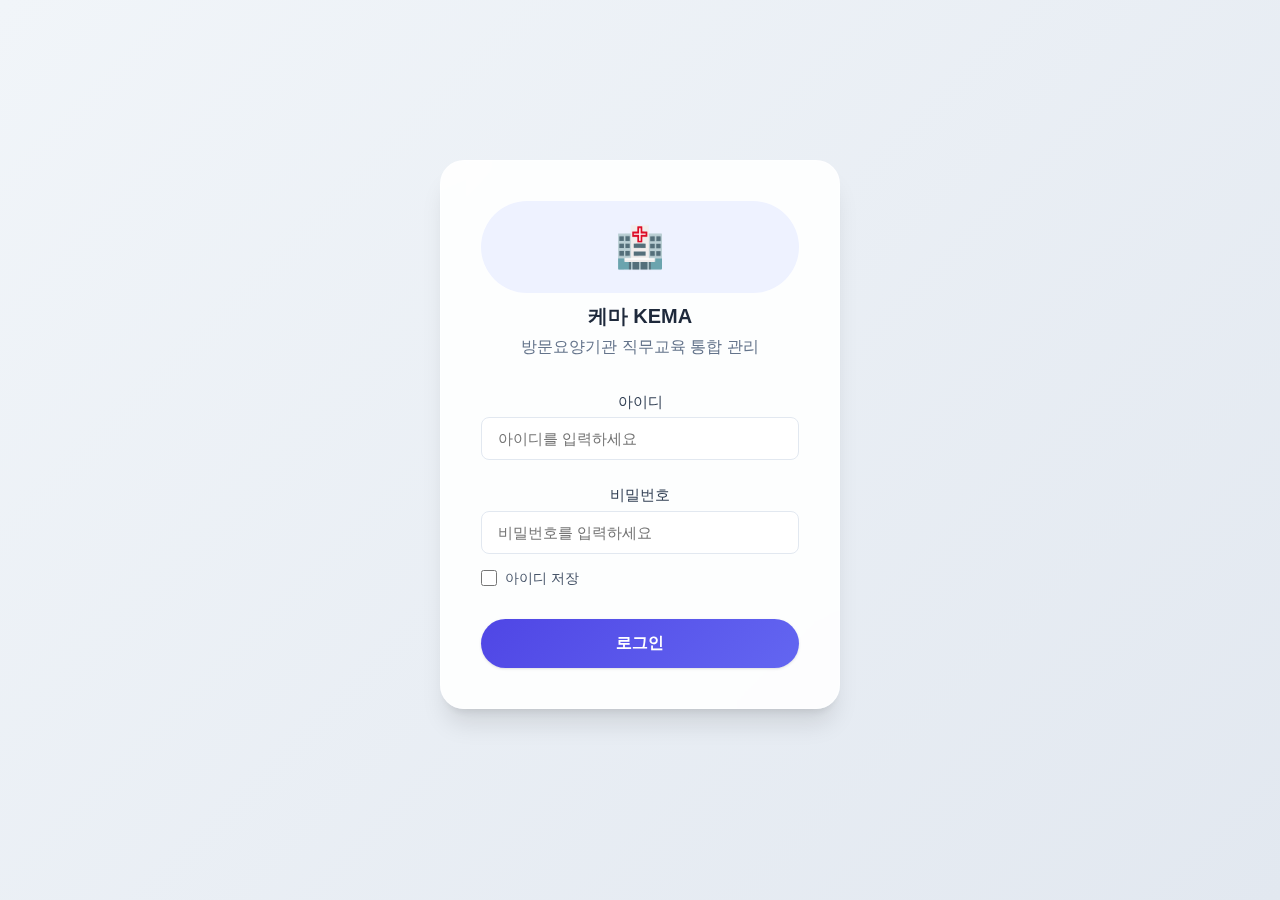
<file: index.html>
<!DOCTYPE html>
<html lang="ko">

<head>
    <meta charset="UTF-8">
    <meta name="viewport" content="width=device-width, initial-scale=1.0">
    <title>로그인 - 케마 KEMA</title>
    <link rel="stylesheet" href="styles.css">
    <style>
        body {
            min-height: 100vh;
            display: flex;
            align-items: center;
            justify-content: center;
            background: linear-gradient(135deg, #f1f5f9 0%, #e2e8f0 100%);
        }

        .login-card {
            width: 100%;
            max-width: 400px;
            padding: 40px;
            box-shadow: var(--shadow-xl);
            background: rgba(255, 255, 255, 0.9);
            backdrop-filter: blur(10px);
        }

        .login-header {
            text-align: center;
            margin-bottom: 32px;
        }

        .login-logo {
            font-size: 2.5rem;
            margin-bottom: 8px;
            display: block;
        }

        .login-title {
            font-size: 1.25rem;
            font-weight: 700;
            color: var(--neutral-800);
        }

        .btn-full {
            width: 100%;
            padding: 14px;
            font-size: 1rem;
            margin-top: 10px;
        }

        .login-footer {
            margin-top: 24px;
            text-align: center;
            font-size: 0.875rem;
            color: var(--neutral-500);
        }
    </style>
</head>

<body>
    <div class="card login-card">
        <div class="login-header">
            <span class="login-logo">🏥</span>
            <h1 class="login-title">케마 KEMA</h1>
            <p style="color: var(--neutral-500); margin-top:4px;">방문요양기관 직무교육 통합 관리</p>
        </div>

        <form onsubmit="handleLogin(event)">
            <div class="form-group">
                <label class="form-label" for="username">아이디</label>
                <input type="text" id="username" class="form-input" placeholder="아이디를 입력하세요" required>
            </div>

            <div class="form-group">
                <label class="form-label" for="password">비밀번호</label>
                <input type="password" id="password" class="form-input" placeholder="비밀번호를 입력하세요" required>
            </div>

            <div class="form-check"
                style="display: flex; align-items: center; gap: 8px; margin-bottom: 20px; margin-top: -10px;">
                <input type="checkbox" id="rememberMe" style="width: 16px; height: 16px; cursor: pointer;">
                <label for="rememberMe"
                    style="font-size: 0.875rem; color: var(--neutral-600); cursor: pointer; user-select: none;">아이디
                    저장</label>
            </div>

            <button type="submit" class="btn btn-primary btn-full">로그인</button>
        </form>
    </div>

    <script src="mockData.js"></script>
    <script>
        // 페이지 로드 시 저장된 아이디 불러오기
        document.addEventListener('DOMContentLoaded', () => {
            const savedId = localStorage.getItem('kema_saved_id');
            if (savedId) {
                document.getElementById('username').value = savedId;
                document.getElementById('rememberMe').checked = true;
            }
        });

        function handleLogin(e) {
            e.preventDefault();
            const id = document.getElementById('username').value;
            const pw = document.getElementById('password').value;
            const rememberMe = document.getElementById('rememberMe').checked;

            if (typeof mockUsers === 'undefined') {
                alert('데이터를 불러오지 못했습니다. 잠시 후 다시 시도해주세요.');
                return;
            }

            const user = mockUsers.find(u => u.username === id && u.password === pw);

            if (user) {
                // 아이디 저장 처리
                if (rememberMe) {
                    localStorage.setItem('kema_saved_id', id);
                } else {
                    localStorage.removeItem('kema_saved_id');
                }

                // 직무에 따라 리다이렉션
                if (user.role === 'admin') {
                    location.href = 'headquarters.html';
                } else if (user.role === 'director') {
                    // 센터장의 경우 로그인 정보(기관ID)를 활용할 수 있도록 저장
                    localStorage.setItem('kema_current_org', user.organization_id);
                    location.href = 'director.html';
                }
            } else {
                alert('아이디 또는 비밀번호가 일치하지 않습니다.');
            }
        }
    </script>
</body>

</html>
</file>
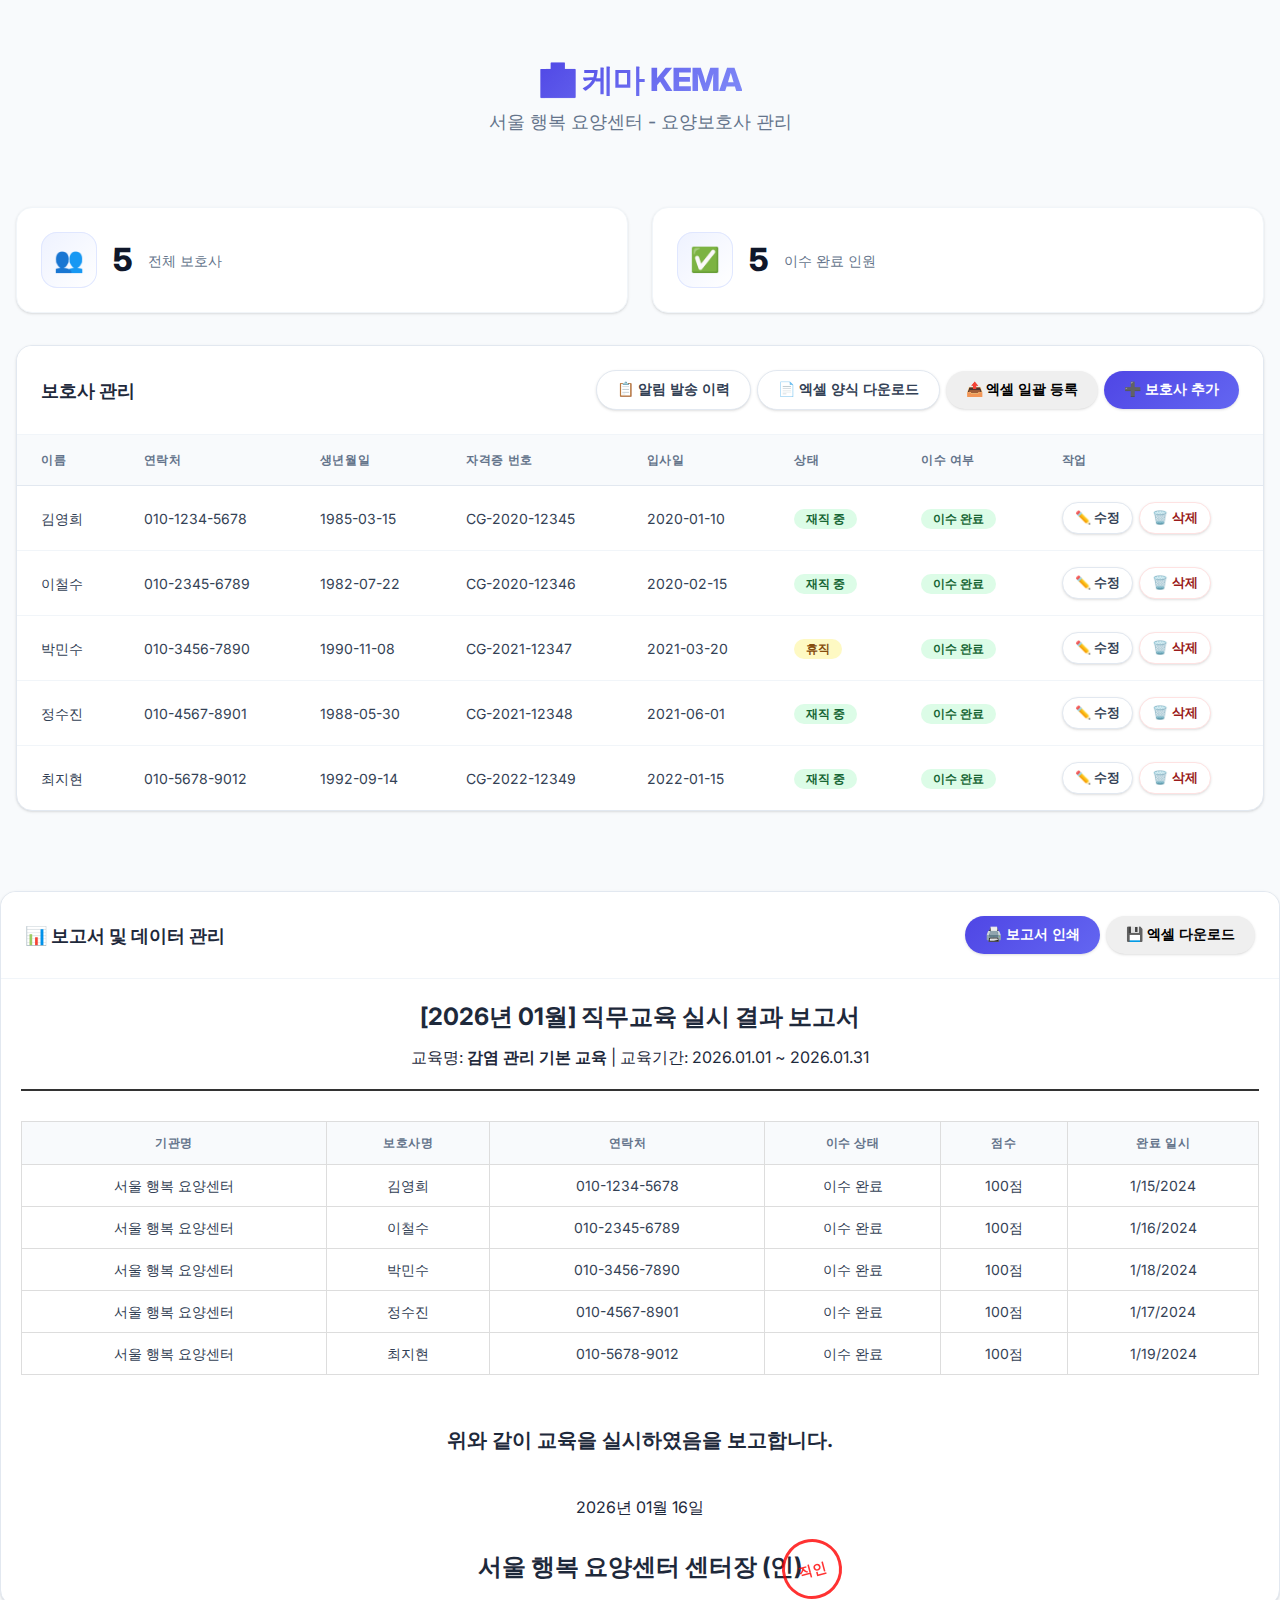
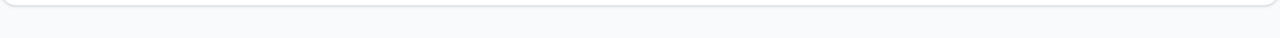
<file: director.html>
<!DOCTYPE html>
<html lang="ko">

<head>
  <meta charset="UTF-8">
  <meta name="viewport" content="width=device-width, initial-scale=1.0">
  <title>케마 KEMA - 센터장 관리자</title>
  <link rel="preconnect" href="https://fonts.googleapis.com">
  <link rel="preconnect" href="https://fonts.gstatic.com" crossorigin>
  <link href="https://fonts.googleapis.com/css2?family=Inter:wght@400;500;600;700&display=swap" rel="stylesheet">
  <link rel="stylesheet" href="styles.css">
</head>

<body>
  <div class="container">
    <!-- 헤더 -->
    <header class="header">
      <h1>🏥 케마 KEMA</h1>
      <p id="headerSubtitle">센터장 관리자 - 요양보호사 관리</p>
    </header>

    <!-- 요약 카드 -->
    <div class="summary-cards">
      <div class="summary-card">
        <div class="summary-card-icon">👥</div>
        <div class="summary-card-value" id="totalCaregivers">0</div>
        <div class="summary-card-label">전체 보호사</div>
      </div>
      <div class="summary-card">
        <div class="summary-card-icon">✅</div>
        <div class="summary-card-value" id="completedCaregivers">0</div>
        <div class="summary-card-label">이수 완료 인원</div>
      </div>
    </div>

    <!-- 보호사 관리 테이블 -->
    <div class="card">
      <div class="card-header">
        <h2 class="card-title">보호사 관리</h2>
        <div class="action-buttons">
          <button class="btn btn-secondary" onclick="openLogModal()">
            📋 알림 발송 이력
          </button>
          <button class="btn btn-secondary" onclick="downloadExcelTemplate()">
            📄 엑셀 양식 다운로드
          </button>
          <button class="btn btn-info" onclick="triggerExcelUpload()">
            📤 엑셀 일괄 등록
          </button>
          <input type="file" id="excelInput" accept=".csv" style="display: none;" onchange="handleExcelUpload(event)">
          <button class="btn btn-primary" onclick="openAddModal()">
            ➕ 보호사 추가
          </button>
        </div>
      </div>
      <div class="card-body">
        <div class="table-container">
          <table class="table">
            <thead>
              <tr>
                <th>이름</th>
                <th>연락처</th>
                <th>생년월일</th>
                <th>자격증 번호</th>
                <th>입사일</th>
                <th>상태</th>
                <th>이수 여부</th>
                <th>작업</th>
              </tr>
            </thead>
            <tbody id="caregiversTableBody">
              <!-- 동적으로 생성됨 -->
            </tbody>
          </table>
        </div>
      </div>
    </div>
  </div>

  <!-- 보호사 추가/수정 모달 -->
  <div id="caregiverModal" class="modal-overlay hidden">
    <div class="modal">
      <div class="modal-header">
        <h3 class="modal-title" id="modalTitle">보호사 추가</h3>
        <button class="modal-close" onclick="closeModal()">&times;</button>
      </div>
      <div class="modal-body">
        <form id="caregiverForm" class="form-grid">
          <div class="form-group">
            <label class="form-label required" for="name">이름</label>
            <input type="text" id="name" class="form-input" placeholder="예: 김영희" required>
          </div>
          <div class="form-group">
            <label class="form-label required" for="phone">연락처</label>
            <input type="tel" id="phone" class="form-input" placeholder="010-1234-5678" required>
          </div>
          <div class="form-group">
            <label class="form-label" for="birthDate">생년월일</label>
            <input type="date" id="birthDate" class="form-input">
          </div>
          <div class="form-group">
            <label class="form-label" for="certificateNumber">자격증 번호</label>
            <input type="text" id="certificateNumber" class="form-input" placeholder="CG-2020-12345">
          </div>
          <div class="form-group">
            <label class="form-label" for="hireDate">입사일</label>
            <input type="date" id="hireDate" class="form-input">
          </div>
          <div class="form-group">
            <label class="form-label required" for="status">상태</label>
            <select id="status" class="form-select" required>
              <option value="active">재직 중</option>
              <option value="inactive">휴직</option>
              <option value="resigned">퇴사</option>
            </select>
          </div>
        </form>
      </div>
      <div class="modal-footer">
        <button class="btn btn-secondary" onclick="closeModal()">취소</button>
        <button class="btn btn-primary" onclick="saveCaregiver()">저장</button>
      </div>
    </div>
  </div>

  <!-- 알림 발송 이력 모달 -->
  <div id="logModal" class="modal-overlay hidden">
    <div class="modal" style="max-width: 800px;">
      <div class="modal-header">
        <h3 class="modal-title">📋 알림톡 발송 이력</h3>
        <button class="modal-close" onclick="closeLogModal()">&times;</button>
      </div>
      <div class="modal-body">
        <div class="table-container" style="max-height: 500px; overflow-y: auto;">
          <table class="table">
            <thead>
              <tr>
                <th>발송 일시</th>
                <th>보호사명</th>
                <th>교육명</th>
                <th>상태</th>
                <th>비고</th>
              </tr>
            </thead>
            <tbody id="logTableBody">
              <!-- 로그 데이터 표시 -->
            </tbody>
          </table>
          <div id="noLogsMessage" style="text-align: center; padding: 20px; color: #666; display: none;">
            발송 이력이 없습니다.
          </div>
        </div>
      </div>
      <div class="modal-footer">
        <button class="btn btn-primary" onclick="closeLogModal()">확인</button>
      </div>
    </div>
  </div>

  <!-- 보고서 섹션 -->
  <div id="reportSection" class="card mt-md">
    <div class="card-header">
      <h2 class="card-title">📊 보고서 및 데이터 관리</h2>
      <div class="action-buttons no-print">
        <button class="btn btn-primary" onclick="printReport()">
          🖨️ 보고서 인쇄
        </button>
        <button class="btn btn-success" onclick="exportToCSV()">
          💾 엑셀 다운로드
        </button>
      </div>
    </div>
    <div class="card-body" style="padding: 20px;">
      <div style="text-align: center; margin-bottom: 30px; border-bottom: 2px solid #333; padding-bottom: 20px;">
        <h2 style="font-size: 24px; font-weight: bold; margin-bottom: 10px;">[2026년 01월] 직무교육 실시 결과 보고서</h2>
        <p style="font-size: 16px;">교육명: <strong>감염 관리 기본 교육</strong> | 교육기간: 2026.01.01 ~ 2026.01.31</p>
      </div>
      <table class="table" style="width: 100%; border-collapse: collapse; margin-bottom: 30px;">
        <thead>
          <tr style="background: #f8f9fa;">
            <th style="border: 1px solid #ddd; padding: 12px; text-align: center;">기관명</th>
            <th style="border: 1px solid #ddd; padding: 12px; text-align: center;">보호사명</th>
            <th style="border: 1px solid #ddd; padding: 12px; text-align: center;">연락처</th>
            <th style="border: 1px solid #ddd; padding: 12px; text-align: center;">이수 상태</th>
            <th style="border: 1px solid #ddd; padding: 12px; text-align: center;">점수</th>
            <th style="border: 1px solid #ddd; padding: 12px; text-align: center;">완료 일시</th>
          </tr>
        </thead>
        <tbody id="reportTableBody">
          <!-- 데이터 로드 -->
        </tbody>
      </table>
      <div style="margin-top: 50px; text-align: center;">
        <h3 style="font-size: 20px; margin-bottom: 40px;">위와 같이 교육을 실시하였음을 보고합니다.</h3>
        <p style="margin-bottom: 30px; font-size: 16px;">2026년 01월 16일</p>
        <div style="font-size: 24px; font-weight: bold; position: relative; display: inline-block;">
          <span id="orgSignature">케마 재가노인복지센터장 (인)</span>
          <div
            style="position: absolute; right: -40px; top: -10px; width: 60px; height: 60px; border: 3px solid red; border-radius: 50%; color: red; font-size: 14px; line-height: 55px; transform: rotate(-15deg); opacity: 0.8;">
            직인</div>
        </div>
      </div>
    </div>
  </div>

  <script src="mockData.js"></script>
  <script>
    // 현재 로그인한 기관 ID (localStorage에서 가져옴)
    const CURRENT_ORGANIZATION_ID = parseInt(localStorage.getItem('kema_current_org') || '1');
    const CURRENT_ORG_DATA = mockOrganizations.find(org => org.id === CURRENT_ORGANIZATION_ID) || mockOrganizations[0];

    // 현재 편집 중인 보호사 ID
    let editingCaregiverId = null;
    let caregivers = []; // 로컬 데이터 관리

    // 페이지 로드 시 초기화
    document.addEventListener('DOMContentLoaded', () => {
      initCaregivers();
      initPage();
      loadCaregivers();
      updateSummaryCards();
      loadReportData(); // 보고서 데이터 로드
    });

    // 데이터 초기화 (Mock -> LocalStorage)
    function initCaregivers() {
      const stored = localStorage.getItem('kema_caregivers');
      if (stored) {
        caregivers = JSON.parse(stored);
      } else {
        caregivers = [...mockCaregivers];
        localStorage.setItem('kema_caregivers', JSON.stringify(caregivers));
      }
    }

    // 페이지 초기 텍스트 설정
    function initPage() {
      // 헤더 서브타이틀 업데이트
      document.getElementById('headerSubtitle').textContent = `${CURRENT_ORG_DATA.name} - 요양보호사 관리`;
      // 보고서 하단 서명 업데이트
      document.getElementById('orgSignature').textContent = `${CURRENT_ORG_DATA.name} 센터장 (인)`;
    }

    // 보고서 데이터 로드
    function loadReportData() {
      const tbody = document.getElementById('reportTableBody');
      const orgCaregivers = caregivers.filter(c => c.organization_id === CURRENT_ORGANIZATION_ID);
      const allRecords = getAllCompletionRecords();

      // 데이터 매핑
      const reportData = orgCaregivers.map(caregiver => {
        const record = allRecords.find(r => r.caregiver_id === caregiver.id && r.education_content_id === 1 && r.status === 'completed');
        return {
          orgName: CURRENT_ORG_DATA.name,
          name: caregiver.name,
          phone: caregiver.phone,
          status: record ? '이수 완료' : '미이수',
          score: record ? '100점' : '-',
          completedAt: record ? new Date(record.completed_at).toLocaleDateString() : '-'
        };
      });

      tbody.innerHTML = reportData.map(d => `
            <tr>
                <td style="border: 1px solid #ddd; padding: 10px; text-align: center;">${d.orgName}</td>
                <td style="border: 1px solid #ddd; padding: 10px; text-align: center;">${d.name}</td>
                <td style="border: 1px solid #ddd; padding: 10px; text-align: center;">${d.phone}</td>
                <td style="border: 1px solid #ddd; padding: 10px; text-align: center;">${d.status}</td>
                <td style="border: 1px solid #ddd; padding: 10px; text-align: center;">${d.score}</td>
                <td style="border: 1px solid #ddd; padding: 10px; text-align: center;">${d.completedAt}</td>
            </tr>
        `).join('');
    }

    // 보고서 인쇄
    function printReport() {
      window.print();
    }

    // 엑셀(CSV) 다운로드
    function exportToCSV() {
      const orgCaregivers = caregivers.filter(c => c.organization_id === CURRENT_ORGANIZATION_ID);
      const allRecords = getAllCompletionRecords();

      let csvContent = "\uFEFF"; // BOM (한글 깨짐 방지)
      csvContent += "기관명,성명,연락처,교육명,이수여부,점수,이수일시\n";

      orgCaregivers.forEach(caregiver => {
        const record = allRecords.find(r => r.caregiver_id === caregiver.id && r.education_content_id === 1 && r.status === 'completed');

        const row = [
          CURRENT_ORG_DATA.name,
          caregiver.name,
          caregiver.phone,
          '감염 관리 기본 교육',
          record ? '이수 완료' : '미이수',
          record ? '100' : '0',
          record ? new Date(record.completed_at).toLocaleString() : '-'
        ];
        csvContent += row.join(",") + "\n";
      });

      const blob = new Blob([csvContent], { type: 'text/csv;charset=utf-8;' });
      const link = document.createElement("a");
      const url = URL.createObjectURL(blob);
      link.setAttribute("href", url);
      link.setAttribute("download", `교육이수결과_${new Date().toISOString().slice(0, 10)}.csv`);
      link.style.visibility = 'hidden';
      document.body.appendChild(link);
      link.click();
      document.body.removeChild(link);
    }

    // 통합 이수 기록 가져오기 (Mock + LocalStorage)
    function getAllCompletionRecords() {
      const localRecords = JSON.parse(localStorage.getItem('kema_completion_records') || '[]');
      return [...mockCompletionRecords, ...localRecords];
    }

    // 요약 카드 업데이트
    function updateSummaryCards() {
      const orgCaregivers = caregivers.filter(c => c.organization_id === CURRENT_ORGANIZATION_ID);
      const totalCount = orgCaregivers.length;

      // 이수 완료 인원 계산 (최소 1개 이상의 교육을 완료한 보호사)
      const allRecords = getAllCompletionRecords();
      const completedCaregiverIds = new Set(
        allRecords
          .filter(r => r.status === 'completed')
          .map(r => r.caregiver_id)
      );

      const orgCompletedCount = orgCaregivers.filter(c =>
        completedCaregiverIds.has(c.id)
      ).length;

      document.getElementById('totalCaregivers').textContent = totalCount;
      document.getElementById('completedCaregivers').textContent = orgCompletedCount;
    }

    // 보호사 목록 로드
    function loadCaregivers() {
      const tbody = document.getElementById('caregiversTableBody');
      const orgCaregivers = caregivers.filter(c => c.organization_id === CURRENT_ORGANIZATION_ID);

      const allRecords = getAllCompletionRecords();
      // 감염 관리 교육(ID:1) 이수 여부를 확인한다고 가정
      const checkCompletion = (caregiverId) => {
        return allRecords.some(r =>
          r.caregiver_id === caregiverId &&
          r.education_content_id === 1 &&
          r.status === 'completed'
        );
      };

      tbody.innerHTML = orgCaregivers.map(caregiver => {
        const isCompleted = checkCompletion(caregiver.id);
        const completionBadge = isCompleted
          ? '<span class="badge badge-success">이수 완료</span>'
          : '<span class="badge badge-warning" style="background:#f3f4f6; color:#6b7280;">미이수</span>';

        return `
        <tr>
          <td>${caregiver.name}</td>
          <td>${caregiver.phone}</td>
          <td>${caregiver.birth_date || '-'}</td>
          <td>${caregiver.certificate_number || '-'}</td>
          <td>${caregiver.hire_date || '-'}</td>
          <td>${getStatusBadge(caregiver.status)}</td>
          <td>${completionBadge}</td>
          <td>
            <div class="action-buttons">
              <button class="btn btn-sm btn-secondary" onclick="editCaregiver(${caregiver.id})">
                ✏️ 수정
              </button>
              <button class="btn btn-sm btn-danger" onclick="deleteCaregiver(${caregiver.id})">
                🗑️ 삭제
              </button>
            </div>
          </td>
        </tr>
      `}).join('');
    }

    // 상태 배지 생성
    function getStatusBadge(status) {
      const statusMap = {
        'active': { label: '재직 중', class: 'badge-success' },
        'inactive': { label: '휴직', class: 'badge-warning' },
        'resigned': { label: '퇴사', class: 'badge-danger' }
      };
      const { label, class: badgeClass } = statusMap[status] || { label: status, class: 'badge-info' };
      return `<span class="badge ${badgeClass}">${label}</span>`;
    }

    // 보호사 추가 모달 열기
    function openAddModal() {
      editingCaregiverId = null;
      document.getElementById('modalTitle').textContent = '보호사 추가';
      document.getElementById('caregiverForm').reset();
      document.getElementById('caregiverModal').classList.remove('hidden');
    }

    // 보호사 수정 모달 열기
    function editCaregiver(id) {
      editingCaregiverId = id;
      const caregiver = caregivers.find(c => c.id === id);

      if (!caregiver) return;

      document.getElementById('modalTitle').textContent = '보호사 수정';
      document.getElementById('name').value = caregiver.name;
      document.getElementById('phone').value = caregiver.phone;
      document.getElementById('birthDate').value = caregiver.birth_date || '';
      document.getElementById('certificateNumber').value = caregiver.certificate_number || '';
      document.getElementById('hireDate').value = caregiver.hire_date || '';
      document.getElementById('status').value = caregiver.status;

      document.getElementById('caregiverModal').classList.remove('hidden');
    }

    // 모달 닫기
    function closeModal() {
      document.getElementById('caregiverModal').classList.add('hidden');
      editingCaregiverId = null;
    }

    // 보호사 저장
    function saveCaregiver() {
      const formData = {
        name: document.getElementById('name').value,
        phone: document.getElementById('phone').value,
        birth_date: document.getElementById('birthDate').value || null,
        certificate_number: document.getElementById('certificateNumber').value || null,
        hire_date: document.getElementById('hireDate').value || null,
        status: document.getElementById('status').value
      };

      // 유효성 검사
      if (!formData.name || !formData.phone) {
        alert('이름과 연락처는 필수 입력 항목입니다.');
        return;
      }

      if (editingCaregiverId) {
        // 수정
        const index = caregivers.findIndex(c => c.id === editingCaregiverId);
        if (index !== -1) {
          caregivers[index] = {
            ...caregivers[index],
            ...formData
          };
        }
      } else {
        // 추가
        const newId = caregivers.length > 0 ? Math.max(...caregivers.map(c => c.id)) + 1 : 1;
        caregivers.push({
          id: newId,
          organization_id: CURRENT_ORGANIZATION_ID,
          ...formData
        });
      }

      localStorage.setItem('kema_caregivers', JSON.stringify(caregivers));
      closeModal();
      loadCaregivers();
      updateSummaryCards();
      loadReportData();
    }

    // 보호사 삭제
    function deleteCaregiver(id) {
      const caregiver = caregivers.find(c => c.id === id);
      if (!caregiver) return;

      if (confirm(`${caregiver.name} 보호사를 삭제하시겠습니까?`)) {
        const index = caregivers.findIndex(c => c.id === id);
        if (index !== -1) {
          caregivers.splice(index, 1);
          localStorage.setItem('kema_caregivers', JSON.stringify(caregivers));
          loadCaregivers();
          updateSummaryCards();
          loadReportData();
        }
      }
    }

    // 모달 외부 클릭 시 닫기
    document.getElementById('caregiverModal').addEventListener('click', (e) => {
      if (e.target.id === 'caregiverModal') {
        closeModal();
      }
    });

    /* =========================================
       알림톡 발송 이력 (로그) 기능
       ========================================= */

    function openLogModal() {
      document.getElementById('logModal').classList.remove('hidden');
      loadNotificationLogs();
    }

    function closeLogModal() {
      document.getElementById('logModal').classList.add('hidden');
    }

    function loadNotificationLogs() {
      const tbody = document.getElementById('logTableBody');
      // localStorage에서 로그 읽어오기 (본사 페이지에서 저장한 데이터)
      const logs = JSON.parse(localStorage.getItem('kema_notification_logs') || '[]');

      // 현재 로그인한 기관의 로그만 필터링
      const orgLogs = logs.filter(log => log.organization_id === CURRENT_ORGANIZATION_ID);

      if (orgLogs.length === 0) {
        tbody.innerHTML = '';
        document.getElementById('noLogsMessage').style.display = 'block';
        return;
      }

      document.getElementById('noLogsMessage').style.display = 'none';

      tbody.innerHTML = orgLogs.map(log => {
        // 보호사 정보 찾기
        const caregiver = caregivers.find(c => c.id === log.caregiver_id);
        const caregiverName = caregiver ? caregiver.name : '알 수 없음';

        // 교육 정보 찾기
        const education = mockEducationContents.find(e => e.id === log.education_content_id);
        const educationTitle = education ? education.title : '기본 교육';

        // 날짜 포맷팅
        const date = new Date(log.sent_at).toLocaleString('ko-KR');

        // 상태 스타일
        const statusBadge = log.status === 'sent'
          ? '<span class="badge badge-success">발송 성공</span>'
          : '<span class="badge badge-danger">발송 실패</span>';

        const errorMessage = log.status === 'failed' && log.error_message
          ? `<span style="color:red; font-size:0.9em;">${log.error_message}</span>`
          : '-';

        return `
                <tr>
                    <td>${date}</td>
                    <td>${caregiverName}</td>
                    <td>${educationTitle}</td>
                    <td>${statusBadge}</td>
                    <td>${errorMessage}</td>
                </tr>
            `;
      }).join('');
    }

    // 로그 모달 외부 클릭 닫기
    document.getElementById('logModal').addEventListener('click', (e) => {
      if (e.target.id === 'logModal') closeLogModal();
    });

    /* =========================================
       엑셀 일괄 등록 기능
       ========================================= */

    // 엑셀 양식 다운로드
    function downloadExcelTemplate() {
      const headers = "성명,연락처,생년월일(YYYY-MM-DD),자격증번호,입사일(YYYY-MM-DD)\n";
      const sampleData = "홍길동,010-1234-5678,1980-01-01,CG-2024-00001,2024-01-01\n";
      const csvContent = "\uFEFF" + headers + sampleData;

      const blob = new Blob([csvContent], { type: 'text/csv;charset=utf-8;' });
      const link = document.createElement("a");
      const url = URL.createObjectURL(blob);
      link.setAttribute("href", url);
      link.setAttribute("download", "요양보호사_일괄등록_양식.csv");
      document.body.appendChild(link);
      link.click();
      document.body.removeChild(link);
    }

    // 파일 선택 트리거
    function triggerExcelUpload() {
      document.getElementById('excelInput').click();
    }

    // 엑셀 파일 업로드 처리
    function handleExcelUpload(event) {
      const file = event.target.files[0];
      if (!file) return;

      const reader = new FileReader();
      reader.onload = function (e) {
        const content = e.target.result;
        processExcelData(content);
      };
      reader.readAsText(file, 'utf-8');

      // 입력값 초기화 (같은 파일 다시 올릴 수 있도록)
      event.target.value = '';
    }

    // CSV 데이터 파싱 및 저장
    function processExcelData(csvText) {
      // 줄 단위로 분리 (빈 줄 제외)
      const lines = csvText.split(/\r?\n/).filter(line => line.trim() !== "");
      if (lines.length <= 1) {
        alert("등록할 데이터가 없습니다.");
        return;
      }

      // 헤더 제외하고 데이터 추출
      const newCaregivers = [];
      let nextId = caregivers.length > 0 ? Math.max(...caregivers.map(c => c.id)) + 1 : 1;

      for (let i = 1; i < lines.length; i++) {
        const columns = lines[i].split(',').map(col => col.trim());
        if (columns.length < 2) continue; // 최소 이름, 연락처는 있어야 함

        const [name, phone, birthDate, certNo, hireDate] = columns;

        if (!name || !phone) continue;

        newCaregivers.push({
          id: nextId++,
          organization_id: CURRENT_ORGANIZATION_ID,
          name: name,
          phone: phone,
          birth_date: birthDate || null,
          certificate_number: certNo || null,
          hire_date: hireDate || null,
          status: 'active'
        });
      }

      if (newCaregivers.length > 0) {
        caregivers = [...caregivers, ...newCaregivers];
        localStorage.setItem('kema_caregivers', JSON.stringify(caregivers));

        loadCaregivers();
        updateSummaryCards();
        loadReportData();

        alert(`${newCaregivers.length}명의 보호사가 일괄 등록되었습니다.`);
      } else {
        alert("등록 가능한 유효한 데이터가 없습니다. 양식을 확인해주세요.");
      }
    }
  </script>
</body>

</html>
</file>
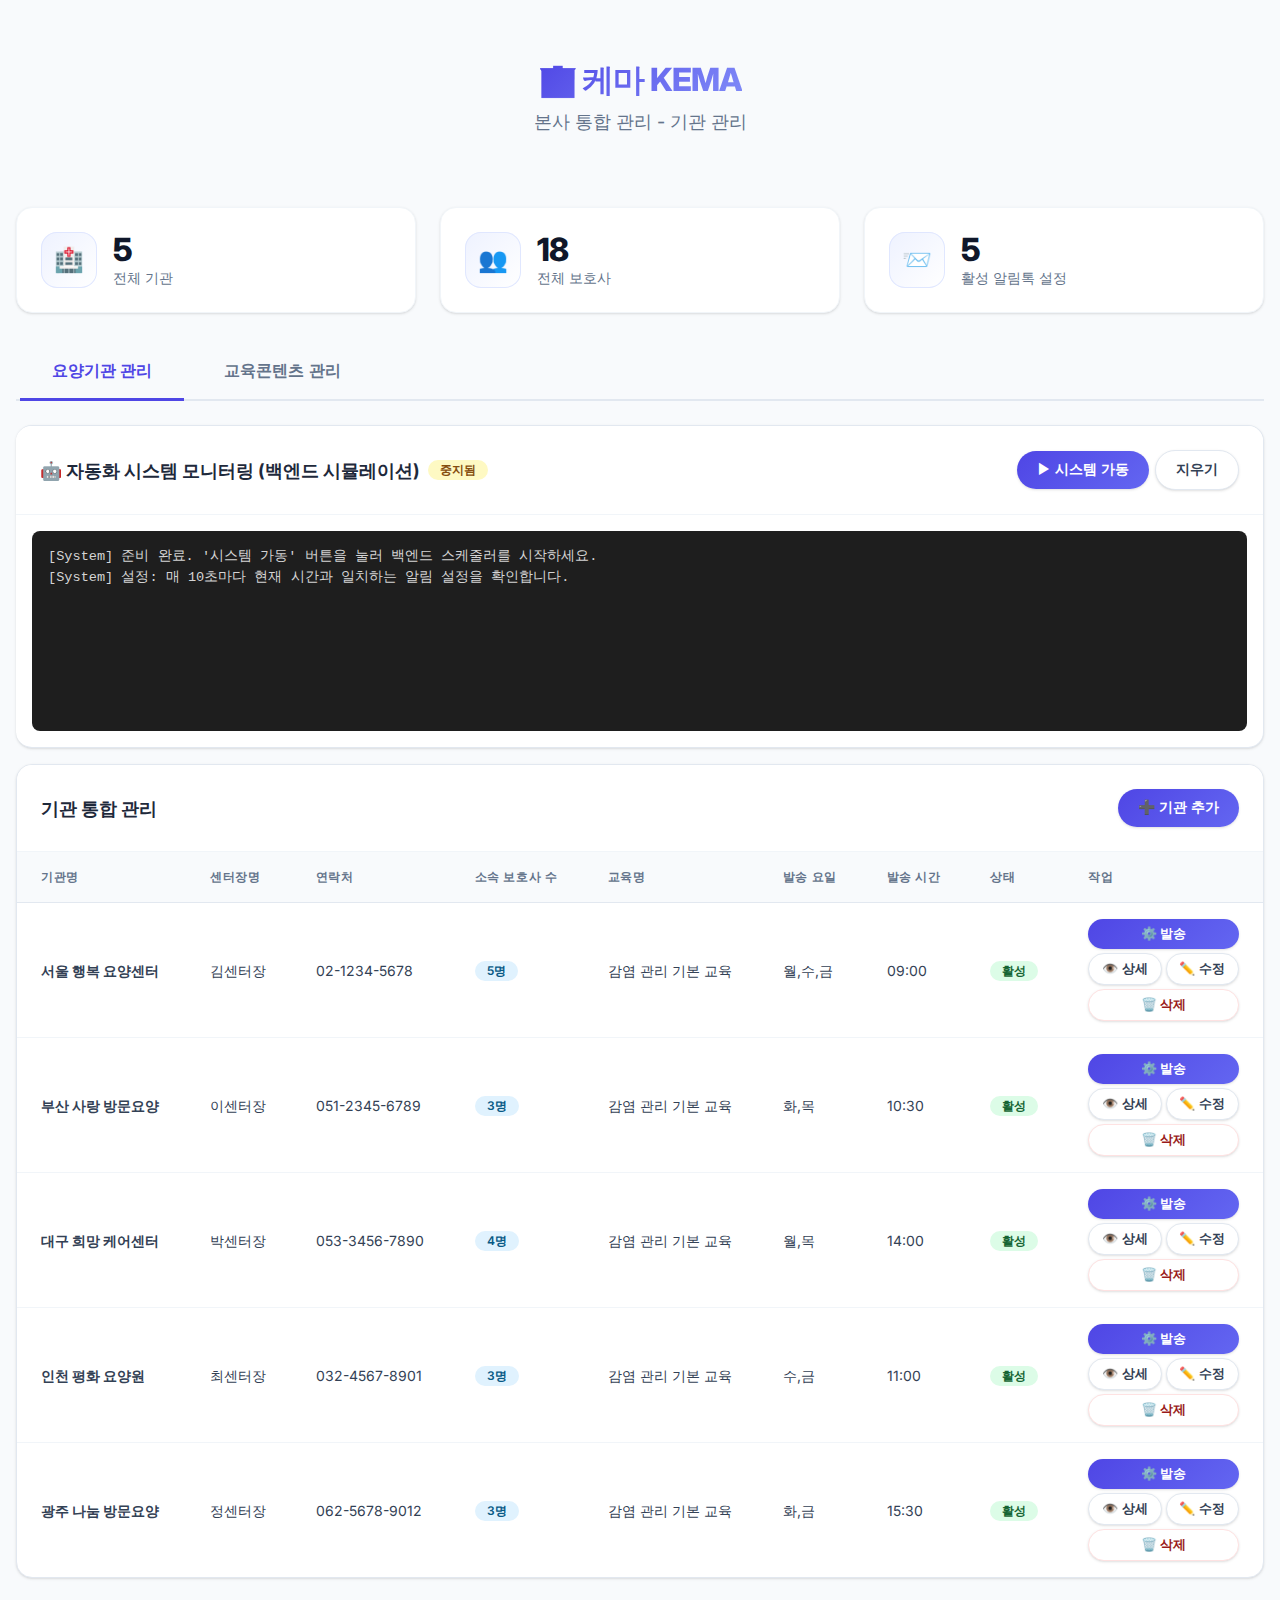
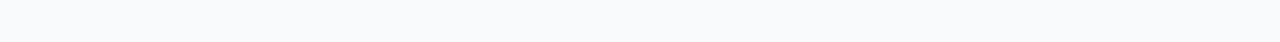
<file: headquarters.html>
<!DOCTYPE html>
<html lang="ko">

<head>
    <meta charset="UTF-8">
    <meta name="viewport" content="width=device-width, initial-scale=1.0">
    <title>케마 KEMA - 본사 통합 관리</title>
    <link rel="preconnect" href="https://fonts.googleapis.com">
    <link rel="preconnect" href="https://fonts.gstatic.com" crossorigin>
    <link href="https://fonts.googleapis.com/css2?family=Inter:wght@400;500;600;700&display=swap" rel="stylesheet">
    <link rel="stylesheet" href="styles.css">
</head>

<body>
    <div class="container">
        <!-- 헤더 -->
        <header class="header">
            <h1>🏢 케마 KEMA</h1>
            <p>본사 통합 관리 - 기관 관리</p>
        </header>

        <!-- 요약 카드 -->
        <div class="summary-cards">
            <div class="summary-card">
                <div class="summary-card-icon">🏥</div>
                <div class="summary-card-content">
                    <div class="summary-card-value" id="totalOrganizations">0</div>
                    <div class="summary-card-label">전체 기관</div>
                </div>
            </div>
            <div class="summary-card">
                <div class="summary-card-icon">👥</div>
                <div class="summary-card-content">
                    <div class="summary-card-value" id="totalAllCaregivers">0</div>
                    <div class="summary-card-label">전체 보호사</div>
                </div>
            </div>
            <div class="summary-card">
                <div class="summary-card-icon">📨</div>
                <div class="summary-card-content">
                    <div class="summary-card-value" id="activeNotifications">0</div>
                    <div class="summary-card-label">활성 알림톡 설정</div>
                </div>
            </div>
        </div>

        <!-- 탭 네비게이션 -->
        <nav class="tabs-nav">
            <button class="tab-btn active" onclick="switchTab('org-tab')">요양기관 관리</button>
            <button class="tab-btn" onclick="switchTab('edu-tab')">교육콘텐츠 관리</button>
        </nav>

        <!-- 탭 1: 요양기관 관리 -->
        <div id="org-tab" class="tab-content active">
            <!-- 백엔드 스케줄러 시뮬레이션 -->
            <div class="card mb-md" style="border-left: 5px solid var(--warning-500);">
                <div class="card-header">
                    <div style="display: flex; align-items: center; gap: var(--spacing-sm);">
                        <h2 class="card-title">🤖 자동화 시스템 모니터링 (백엔드 시뮬레이션)</h2>
                        <span id="schedulerStatus" class="badge badge-warning">중지됨</span>
                    </div>
                    <div class="action-buttons">
                        <button class="btn btn-primary" id="btnStartScheduler" onclick="toggleScheduler()">
                            ▶ 시스템 가동
                        </button>
                        <button class="btn btn-secondary" onclick="clearSystemLogs()">
                            지우기
                        </button>
                    </div>
                </div>
                <div class="card-body" style="padding: var(--spacing-md);">
                    <div id="systemLogs" style="
                    background: #1e1e1e; 
                    color: #d4d4d4; 
                    font-family: 'Consolas', monospace; 
                    padding: var(--spacing-md); 
                    border-radius: var(--radius-md); 
                    height: 200px; 
                    overflow-y: auto; 
                    font-size: 0.85rem;
                    line-height: 1.5;
                ">
                        <div>[System] 준비 완료. '시스템 가동' 버튼을 눌러 백엔드 스케줄러를 시작하세요.</div>
                        <div>[System] 설정: 매 10초마다 현재 시간과 일치하는 알림 설정을 확인합니다.</div>
                    </div>
                </div>
            </div>

            <!-- 기관 관리 테이블 -->
            <div class="card">
                <div class="card-header">
                    <h2 class="card-title">기관 통합 관리</h2>
                    <div class="action-buttons">
                        <button class="btn btn-primary" onclick="openOrgModal()">
                            ➕ 기관 추가
                        </button>
                    </div>
                </div>
                <div class="card-body">
                    <div class="table-container">
                        <table class="table">
                            <thead>
                                <tr>
                                    <th>기관명</th>
                                    <th>센터장명</th>
                                    <th>연락처</th>
                                    <th>소속 보호사 수</th>
                                    <th>교육명</th>
                                    <th>발송 요일</th>
                                    <th>발송 시간</th>
                                    <th>상태</th>
                                    <th>작업</th>
                                </tr>
                            </thead>
                            <tbody id="organizationsTableBody">
                                <!-- 동적으로 생성됨 -->
                            </tbody>
                        </table>
                    </div>
                </div>
            </div>
        </div>

        <!-- 탭 2: 교육콘텐츠 관리 -->
        <div id="edu-tab" class="tab-content">
            <!-- 교육 요약 카드 -->
            <div class="summary-cards" style="margin-bottom: var(--spacing-lg);">
                <div class="summary-card">
                    <div class="summary-card-icon">📚</div>
                    <div class="summary-card-content">
                        <div class="summary-card-value" id="totalEducationContents">0</div>
                        <div class="summary-card-label">교육자료 총수</div>
                    </div>
                </div>
                <div class="summary-card">
                    <div class="summary-card-icon">✅</div>
                    <div class="summary-card-content">
                        <div class="summary-card-value" id="mandatoryEducationCount">0</div>
                        <div class="summary-card-label">필수 교육</div>
                    </div>
                </div>
            </div>

            <!-- 교육콘텐츠 관리 테이블 -->
            <div class="card">
                <div class="card-header">
                    <h2 class="card-title">교육콘텐츠 관리</h2>
                    <div class="action-buttons">
                        <button class="btn btn-primary" onclick="openEduModal()">
                            ➕ 교육자료 추가
                        </button>
                    </div>
                </div>
                <div class="card-body">
                    <div class="table-container">
                        <table class="table">
                            <thead>
                                <tr>
                                    <th>교육명</th>
                                    <th>카테고리</th>
                                    <th>콘텐츠 타입</th>
                                    <th>필수여부</th>
                                    <th>상태</th>
                                    <th>작업</th>
                                </tr>
                            </thead>
                            <tbody id="educationTableBody">
                                <!-- 동적으로 생성됨 -->
                            </tbody>
                        </table>
                    </div>
                </div>
            </div>
        </div>

        <!-- 탭 전환 델리게이트를 위한 컨테이너 닫기 -->
    </div>

    <!-- 기관 추가/수정 모달 -->
    <div id="orgModal" class="modal-overlay hidden">
        <div class="modal" style="max-width: 600px;">
            <div class="modal-header">
                <h3 class="modal-title" id="orgModalTitle">기관 추가</h3>
                <button class="modal-close" onclick="closeOrgModal()">&times;</button>
            </div>
            <div class="modal-body">
                <form id="orgForm">
                    <div class="form-group mb-md">
                        <label class="form-label required">기관명</label>
                        <input type="text" id="orgNameInput" class="form-input" required>
                    </div>
                    <div class="form-group mb-md">
                        <label class="form-label required">센터장명</label>
                        <input type="text" id="orgDirectorInput" class="form-input" required>
                    </div>
                    <div class="form-group mb-md">
                        <label class="form-label required">연락처</label>
                        <input type="text" id="orgPhoneInput" class="form-input" required>
                    </div>
                    <div class="form-group mb-md">
                        <label class="form-label">주소</label>
                        <input type="text" id="orgAddressInput" class="form-input">
                    </div>
                    <div class="form-group bg-neutral-50 p-md rounded">
                        <label class="form-label">상태</label>
                        <select id="orgStatusInput" class="form-select">
                            <option value="active">활성 (Active)</option>
                            <option value="suspended">정지 (Suspended)</option>
                            <option value="inactive">비활성 (Inactive)</option>
                        </select>
                    </div>
                </form>
            </div>
            <div class="modal-footer">
                <button class="btn btn-secondary" onclick="closeOrgModal()">취소</button>
                <button class="btn btn-primary" onclick="saveOrganization()">저장</button>
            </div>
        </div>
    </div>

    <!-- 기관 상세 정보 모달 -->
    <div id="detailModal" class="modal-overlay hidden">
        <div class="modal" style="max-width: 700px;">
            <div class="modal-header">
                <h3 class="modal-title" id="detailModalTitle">기관 상세 정보</h3>
                <button class="modal-close" onclick="closeDetailModal()">&times;</button>
            </div>
            <div class="modal-body">
                <!-- 기관 기본 정보 -->
                <h4 class="form-label"
                    style="margin-bottom: var(--spacing-sm); font-size: 1.1rem; border-bottom: 2px solid var(--primary-100); padding-bottom: 8px;">
                    🏢 기관 정보</h4>
                <div id="detailOrgInfo"
                    style="display: grid; grid-template-columns: 1fr 1fr; gap: var(--spacing-md); margin-bottom: var(--spacing-xl);">
                    <!-- JS로 렌더링 -->
                </div>

                <!-- 소속 보호사 목록 -->
                <div
                    style="display: flex; justify-content: space-between; align-items: center; margin-bottom: var(--spacing-sm); border-bottom: 2px solid var(--primary-100); padding-bottom: 8px;">
                    <h4 class="form-label" style="margin-bottom: 0; font-size: 1.1rem;">👥 소속 요양보호사</h4>
                    <span class="badge badge-primary" id="caregiverCount">0명</span>
                </div>

                <div class="table-container"
                    style="max-height: 300px; overflow-y: auto; border: 1px solid var(--neutral-200); border-radius: var(--radius-md);">
                    <table class="table">
                        <thead style="position: sticky; top: 0; background: var(--neutral-50); z-index: 1;">
                            <tr>
                                <th>이름</th>
                                <th>연락처</th>
                                <th>상태</th>
                            </tr>
                        </thead>
                        <tbody id="detailCaregiverTableBody">
                            <!-- JS로 렌더링 -->
                        </tbody>
                    </table>
                </div>
            </div>
            <div class="modal-footer">
                <button class="btn btn-primary" onclick="closeDetailModal()">닫기</button>
            </div>
        </div>
    </div>

    <style>
        .info-item {
            display: flex;
            flex-direction: column;
            gap: 4px;
        }

        .info-item.full-width {
            grid-column: span 2;
        }

        .info-label {
            font-size: 0.8rem;
            color: var(--neutral-500);
            font-weight: 600;
        }

        .info-value {
            font-size: 1rem;
            color: var(--neutral-800);
            font-weight: 500;
        }
    </style>

    <!-- 발송 설정 모달 -->
    <div id="notificationModal" class="modal-overlay hidden">
        <div class="modal" style="max-width: 800px;">
            <div class="modal-header">
                <h3 class="modal-title" id="modalTitle">알림톡 발송 설정</h3>
                <button class="modal-close" onclick="closeNotificationModal()">&times;</button>
            </div>
            <div class="modal-body">
                <div class="form-group mb-md">
                    <label class="form-label">기관명</label>
                    <div id="orgName"
                        style="font-weight: 600; color: var(--neutral-900); padding: var(--spacing-sm) 0;"></div>
                </div>
                <form id="notificationForm">
                    <!-- 교육 콘텐츠 선택 -->
                    <div class="form-group mb-md">
                        <label class="form-label required" for="educationContent">교육 콘텐츠</label>
                        <select id="educationContent" class="form-select" required>
                            <option value="">교육을 선택하세요</option>
                            <!-- 동적으로 생성됨 -->
                        </select>
                        <small
                            style="color: var(--neutral-600); font-size: var(--font-size-xs); margin-top: var(--spacing-xs);">
                            이 기관에 발송할 교육 자료를 선택하세요
                        </small>
                    </div>

                    <!-- 발송 시간 -->
                    <div class="form-group mb-md">
                        <label class="form-label required" for="sendTime">발송 시간</label>
                        <input type="time" id="sendTime" class="form-input" required>
                    </div>

                    <!-- 발송 요일 선택 -->
                    <div class="form-group mb-md">
                        <label class="form-label required">발송 요일</label>
                        <div class="weekday-selector">
                            <label class="weekday-checkbox">
                                <input type="checkbox" name="weekday" value="월">
                                <span>월</span>
                            </label>
                            <label class="weekday-checkbox">
                                <input type="checkbox" name="weekday" value="화">
                                <span>화</span>
                            </label>
                            <label class="weekday-checkbox">
                                <input type="checkbox" name="weekday" value="수">
                                <span>수</span>
                            </label>
                            <label class="weekday-checkbox">
                                <input type="checkbox" name="weekday" value="목">
                                <span>목</span>
                            </label>
                            <label class="weekday-checkbox">
                                <input type="checkbox" name="weekday" value="금">
                                <span>금</span>
                            </label>
                            <label class="weekday-checkbox">
                                <input type="checkbox" name="weekday" value="토">
                                <span>토</span>
                            </label>
                            <label class="weekday-checkbox">
                                <input type="checkbox" name="weekday" value="일">
                                <span>일</span>
                            </label>
                        </div>
                    </div>

                    <!-- 메시지 편집 -->
                    <div class="form-group mb-md">
                        <label class="form-label required" for="messageTemplate">알림톡 메시지</label>
                        <textarea id="messageTemplate" class="form-textarea" rows="6" required
                            placeholder="알림톡 메시지를 입력하세요..."></textarea>
                        <div class="message-variables">
                            <small style="color: var(--neutral-600); font-size: var(--font-size-xs);">
                                사용 가능한 변수:
                                <button type="button" class="variable-tag" onclick="insertVariable('{기관명}')">
                                    {기관명}
                                </button>
                                <button type="button" class="variable-tag" onclick="insertVariable('{보호사명}')">
                                    {보호사명}
                                </button>
                                <button type="button" class="variable-tag" onclick="insertVariable('{교육명}')">
                                    {교육명}
                                </button>
                                <button type="button" class="variable-tag" onclick="insertVariable('{발송일시}')">
                                    {발송일시}
                                </button>
                            </small>
                        </div>
                    </div>

                    <!-- 미리보기 -->
                    <div class="form-group mb-md">
                        <label class="form-label">메시지 미리보기</label>
                        <div class="message-preview" id="messagePreview">
                            미리보기가 여기에 표시됩니다.
                        </div>
                        <button type="button" class="btn btn-sm btn-secondary mt-md" onclick="updatePreview()">
                            🔄 미리보기 새로고침
                        </button>
                    </div>

                    <!-- 활성화 체크박스 -->
                    <div class="form-group">
                        <label class="form-label" style="display: flex; align-items: center; gap: var(--spacing-sm);">
                            <input type="checkbox" id="isActive" style="width: 18px; height: 18px;">
                            <span>알림톡 발송 활성화</span>
                        </label>
                    </div>
                </form>
            </div>
            <div class="modal-footer">
                <button class="btn btn-secondary" onclick="closeNotificationModal()">취소</button>
                <button class="btn btn-primary" onclick="saveNotificationSettings()">저장</button>
            </div>
        </div>
    </div>

    <!-- 교육 콘텐츠 추가/수정 모달 -->
    <div id="eduModal" class="modal-overlay hidden">
        <div class="modal" style="max-width: 600px;">
            <div class="modal-header">
                <h3 class="modal-title" id="eduModalTitle">교육자료 추가</h3>
                <button class="modal-close" onclick="closeEduModal()">&times;</button>
            </div>
            <div class="modal-body">
                <form id="eduForm">
                    <div class="form-group mb-md">
                        <label class="form-label required">교육명</label>
                        <input type="text" id="eduTitleInput" class="form-input" required>
                    </div>
                    <div class="form-group mb-md">
                        <label class="form-label">교육 설명</label>
                        <textarea id="eduDescriptionInput" class="form-textarea" rows="3"></textarea>
                    </div>
                    <div class="form-group mb-md">
                        <label class="form-label required">카테고리</label>
                        <input type="text" id="eduCategoryInput" class="form-input" placeholder="예: 감염관리, 안전교육"
                            required>
                    </div>
                    <div class="form-group mb-md" style="display: grid; grid-template-columns: 1fr 1fr; gap: 10px;">
                        <div>
                            <label class="form-label required">콘텐츠 타입</label>
                            <select id="eduTypeInput" class="form-select">
                                <option value="video">동영상 (Video)</option>
                                <option value="document">문서 (Document)</option>
                            </select>
                        </div>
                        <div>
                            <label class="form-label">교육 시간 (분)</label>
                            <input type="number" id="eduDurationInput" class="form-input" value="60">
                        </div>
                    </div>
                    <div class="form-group mb-md">
                        <label class="form-label required">콘텐츠 URL</label>
                        <input type="url" id="eduUrlInput" class="form-input" placeholder="https://" required>
                    </div>
                    <div style="display: flex; gap: 20px; margin-top: 20px;" class="bg-neutral-50 p-md rounded">
                        <label style="display: flex; align-items: center; gap: 8px; cursor: pointer;">
                            <input type="checkbox" id="eduMandatoryInput" style="width: 18px; height: 18px;">
                            <span style="font-weight: 500;">필수 교육 설정</span>
                        </label>
                        <label style="display: flex; align-items: center; gap: 8px; cursor: pointer;">
                            <input type="checkbox" id="eduActiveInput" checked style="width: 18px; height: 18px;">
                            <span style="font-weight: 500;">활성화</span>
                        </label>
                    </div>
                </form>
            </div>
            <div class="modal-footer">
                <button class="btn btn-secondary" onclick="closeEduModal()">취소</button>
                <button class="btn btn-primary" onclick="saveEducationContent()">저장</button>
            </div>
        </div>
    </div>

    <script src="mockData.js"></script>
    <script>
        // 현재 편집 중인 ID들
        let editingOrganizationId = null;
        let editingOrgDataId = null;
        let editingEduId = null;

        let organizations = []; // 로컬 데이터
        let educationContents = []; // 교육 콘텐츠 로컬 데이터

        // 페이지 로드 시 초기화
        document.addEventListener('DOMContentLoaded', () => {
            initData();
            loadOrganizations();
            loadEducationTable();
            updateSummaryCards();
            updateEduSummary();
        });

        // 데이터 초기화
        function initData() {
            // 기관 데이터
            const storedOrgs = localStorage.getItem('kema_organizations');
            if (storedOrgs) {
                organizations = JSON.parse(storedOrgs);
            } else {
                organizations = [...mockOrganizations];
                localStorage.setItem('kema_organizations', JSON.stringify(organizations));
            }

            // 교육 콘텐츠 데이터
            const storedEdu = localStorage.getItem('kema_education_contents');
            if (storedEdu) {
                educationContents = JSON.parse(storedEdu);
            } else {
                educationContents = [...mockEducationContents];
                localStorage.setItem('kema_education_contents', JSON.stringify(educationContents));
            }
        }

        // 탭 전환 함수
        function switchTab(tabId) {
            document.querySelectorAll('.tab-content').forEach(tab => tab.classList.remove('active'));
            document.querySelectorAll('.tab-btn').forEach(btn => btn.classList.remove('active'));

            document.getElementById(tabId).classList.add('active');
            event.currentTarget.classList.add('active');
        }

        // 요약 카드 업데이트
        function updateSummaryCards() {
            const totalOrgs = organizations.length;
            const totalCaregivers = mockCaregivers.length;
            const activeNotifications = mockNotificationSettings.filter(s => s.is_active).length;

            document.getElementById('totalOrganizations').textContent = totalOrgs;
            document.getElementById('totalAllCaregivers').textContent = totalCaregivers;
            document.getElementById('activeNotifications').textContent = activeNotifications;
        }

        // 교육 요약 업데이트
        function updateEduSummary() {
            document.getElementById('totalEducationContents').textContent = educationContents.length;
            document.getElementById('mandatoryEducationCount').textContent = educationContents.filter(e => e.is_mandatory).length;
        }

        // 기관별 보호사 수 계산
        function getCaregiversCount(organizationId) {
            return mockCaregivers.filter(c => c.organization_id === organizationId).length;
        }

        // 기관별 발송 설정 가져오기
        function getNotificationSettings(organizationId) {
            return mockNotificationSettings.find(s => s.organization_id === organizationId);
        }

        // 기관 목록 로드
        function loadOrganizations() {
            const tbody = document.getElementById('organizationsTableBody');

            tbody.innerHTML = organizations.map(org => {
                const caregiversCount = getCaregiversCount(org.id);
                const settings = getNotificationSettings(org.id);

                // 교육 콘텐츠 이름 가져오기 (로컬 데이터 기준)
                let educationName = '-';
                if (settings && settings.education_content_id) {
                    const education = educationContents.find(e => e.id === settings.education_content_id);
                    if (education) {
                        educationName = education.title;
                    }
                }

                return `
          <tr>
            <td><strong>${org.name}</strong></td>
            <td>${org.director_name}</td>
            <td>${org.phone}</td>
            <td>
              <span class="badge badge-info">${caregiversCount}명</span>
            </td>
            <td>${educationName}</td>
            <td>${settings ? settings.send_days : '-'}</td>
            <td>${settings ? formatTime(settings.send_time) : '-'}</td>
            <td>${getStatusBadge(org.status)}</td>
            <td>
              <div class="action-buttons" style="display: grid; grid-template-columns: 1fr 1fr; gap: 4px; min-width: 140px;">
                <button class="btn btn-sm btn-primary" onclick="openNotificationModal(${org.id})" style="grid-column: span 2;">
                  ⚙️ 발송
                </button>
                <button class="btn btn-sm btn-secondary" onclick="viewDetails(${org.id})">
                  👁️ 상세
                </button>
                <button class="btn btn-sm btn-secondary" onclick="openOrgModal(${org.id})">
                  ✏️ 수정
                </button>
                <button class="btn btn-sm btn-danger" onclick="deleteOrganization(${org.id})" style="grid-column: span 2;">
                  🗑️ 삭제
                </button>
              </div>
            </td>
          </tr>
        `;
            }).join('');
        }

        // 기관 관리 모달 열기
        function openOrgModal(orgId = null) {
            editingOrgDataId = orgId;
            const title = document.getElementById('orgModalTitle');
            const form = document.getElementById('orgForm');

            if (orgId) {
                // 수정
                const org = organizations.find(o => o.id === orgId);
                if (!org) return;
                title.textContent = '기관 정보 수정';
                document.getElementById('orgNameInput').value = org.name;
                document.getElementById('orgDirectorInput').value = org.director_name;
                document.getElementById('orgPhoneInput').value = org.phone;
                document.getElementById('orgAddressInput').value = org.address || '';
                document.getElementById('orgStatusInput').value = org.status;
            } else {
                // 추가
                title.textContent = '기관 추가';
                form.reset();
                document.getElementById('orgStatusInput').value = 'active';
            }

            document.getElementById('orgModal').classList.remove('hidden');
        }

        // 기관 관리 모달 닫기
        function closeOrgModal() {
            document.getElementById('orgModal').classList.add('hidden');
            editingOrgDataId = null;
        }

        // 기관 저장 (추가/수정)
        function saveOrganization() {
            const name = document.getElementById('orgNameInput').value;
            const director = document.getElementById('orgDirectorInput').value;
            const phone = document.getElementById('orgPhoneInput').value;
            const address = document.getElementById('orgAddressInput').value;
            const status = document.getElementById('orgStatusInput').value;

            if (!name || !director || !phone) {
                alert('필수 항목을 모두 입력해주세요.');
                return;
            }

            if (editingOrgDataId) {
                // 수정
                const index = organizations.findIndex(o => o.id === editingOrgDataId);
                if (index !== -1) {
                    organizations[index] = { ...organizations[index], name, director_name: director, phone, address, status };
                }
            } else {
                // 추가
                const newId = organizations.length > 0 ? Math.max(...organizations.map(o => o.id)) + 1 : 1;
                organizations.push({
                    id: newId,
                    name,
                    director_name: director,
                    phone,
                    address,
                    business_number: '000-00-00000', // 임시
                    status,
                    email: '-'
                });
            }

            localStorage.setItem('kema_organizations', JSON.stringify(organizations));
            closeOrgModal();
            loadOrganizations();
            updateSummaryCards();
        }

        // 기관 삭제
        function deleteOrganization(id) {
            if (!confirm('정말 삭제하시겠습니까?')) return;

            organizations = organizations.filter(o => o.id !== id);
            localStorage.setItem('kema_organizations', JSON.stringify(organizations));
            loadOrganizations();
            updateSummaryCards();
        }

        // 시간 포맷팅 (HH:MM:SS -> HH:MM)
        function formatTime(timeString) {
            if (!timeString) return '-';
            return timeString.substring(0, 5);
        }

        // 상태 배지 생성
        function getStatusBadge(status) {
            const statusMap = {
                'active': { label: '활성', class: 'badge-success' },
                'inactive': { label: '비활성', class: 'badge-warning' },
                'suspended': { label: '정지', class: 'badge-danger' }
            };
            const { label, class: badgeClass } = statusMap[status] || { label: status, class: 'badge-info' };
            return `<span class="badge ${badgeClass}">${label}</span>`;
        }

        // 알림톡 발송 설정 모달 열기
        function openNotificationModal(organizationId) {
            editingOrganizationId = organizationId;
            const org = organizations.find(o => o.id === organizationId);
            const settings = getNotificationSettings(organizationId);

            if (!org) return;

            document.getElementById('orgName').textContent = org.name;

            // 교육 콘텐츠 목록 로드
            loadEducationContents();

            if (settings) {
                // 교육 콘텐츠 선택
                document.getElementById('educationContent').value = settings.education_content_id;

                document.getElementById('sendTime').value = formatTime(settings.send_time);

                // 요일 체크박스 설정
                const weekdays = settings.send_days.split(',');
                document.querySelectorAll('input[name="weekday"]').forEach(checkbox => {
                    checkbox.checked = weekdays.includes(checkbox.value);
                });

                // 메시지 템플릿 설정
                document.getElementById('messageTemplate').value = settings.message_template || getDefaultMessageTemplate();

                document.getElementById('isActive').checked = settings.is_active;
            } else {
                document.getElementById('notificationForm').reset();
                document.getElementById('isActive').checked = true;
                document.getElementById('messageTemplate').value = getDefaultMessageTemplate();
            }

            // 미리보기 업데이트
            updatePreview();

            document.getElementById('notificationModal').classList.remove('hidden');
        }

        // 교육 콘텐츠 목록 로드 (발송 설정 모달용)
        function loadEducationContents() {
            const select = document.getElementById('educationContent');

            // 기존 옵션 제거 (첫 번째 placeholder 제외)
            while (select.options.length > 1) {
                select.remove(1);
            }

            // 활성화된 교육 콘텐츠만 로드 (로컬 데이터 기준)
            const activeContents = educationContents.filter(c => c.status === 'active');

            activeContents.forEach(content => {
                const option = document.createElement('option');
                option.value = content.id;
                option.textContent = `${content.title} ${content.is_mandatory ? '(필수)' : ''}`;
                select.appendChild(option);
            });
        }

        // 기본 메시지 템플릿
        function getDefaultMessageTemplate() {
            return `안녕하세요, {기관명}입니다.

{보호사명}님, {교육명} 교육을 수강해주세요.

교육 일정: {발송일시}

교육을 완료하시면 이수증이 발급됩니다.

감사합니다.`;
        }

        // 변수 삽입 함수
        function insertVariable(variable) {
            const textarea = document.getElementById('messageTemplate');
            const cursorPos = textarea.selectionStart;
            const textBefore = textarea.value.substring(0, cursorPos);
            const textAfter = textarea.value.substring(cursorPos);

            textarea.value = textBefore + variable + textAfter;
            textarea.focus();
            textarea.selectionStart = textarea.selectionEnd = cursorPos + variable.length;

            // 미리보기 자동 업데이트
            updatePreview();
        }

        // 메시지 미리보기 업데이트
        function updatePreview() {
            const org = organizations.find(o => o.id === editingOrganizationId);
            if (!org) return;

            const template = document.getElementById('messageTemplate').value;
            const sampleCaregiver = mockCaregivers.find(c => c.organization_id === editingOrganizationId);
            const sampleEducation = educationContents[0];

            // 변수 치환
            let preview = template
                .replace(/{기관명}/g, org.name)
                .replace(/{보호사명}/g, sampleCaregiver ? sampleCaregiver.name : '홍길동')
                .replace(/{교육명}/g, sampleEducation ? sampleEducation.title : '감염 관리 기본 교육')
                .replace(/{발송일시}/g, new Date().toLocaleString('ko-KR'));

            document.getElementById('messagePreview').textContent = preview;
        }

        // 모달 닫기
        function closeNotificationModal() {
            document.getElementById('notificationModal').classList.add('hidden');
            editingOrganizationId = null;
        }

        // 알림톡 설정 저장
        function saveNotificationSettings() {
            const educationContentId = parseInt(document.getElementById('educationContent').value);
            const sendTime = document.getElementById('sendTime').value;
            const isActive = document.getElementById('isActive').checked;
            const messageTemplate = document.getElementById('messageTemplate').value;

            // 선택된 요일 가져오기
            const selectedWeekdays = Array.from(document.querySelectorAll('input[name="weekday"]:checked'))
                .map(checkbox => checkbox.value);

            // 유효성 검사
            if (!educationContentId) {
                alert('교육 콘텐츠를 선택해주세요.');
                return;
            }

            if (!sendTime) {
                alert('발송 시간은 필수 입력 항목입니다.');
                return;
            }

            if (selectedWeekdays.length === 0) {
                alert('최소 1개 이상의 발송 요일을 선택해주세요.');
                return;
            }

            if (!messageTemplate.trim()) {
                alert('알림톡 메시지를 입력해주세요.');
                return;
            }

            const existingIndex = mockNotificationSettings.findIndex(
                s => s.organization_id === editingOrganizationId
            );

            const settingData = {
                organization_id: editingOrganizationId,
                education_content_id: educationContentId,
                send_time: sendTime + ':00',
                send_days: selectedWeekdays.join(','),
                message_template: messageTemplate,
                is_active: isActive
            };

            if (existingIndex !== -1) {
                // 수정
                mockNotificationSettings[existingIndex] = {
                    ...mockNotificationSettings[existingIndex],
                    ...settingData
                };
            } else {
                // 추가
                const newId = Math.max(...mockNotificationSettings.map(s => s.id)) + 1;
                mockNotificationSettings.push({
                    id: newId,
                    ...settingData
                });
            }

            closeNotificationModal();
            loadOrganizations();
            updateSummaryCards();

            const selectedContent = mockEducationContents.find(c => c.id === educationContentId);
            alert(`알림톡 발송 설정이 저장되었습니다.\n교육: ${selectedContent ? selectedContent.title : ''}`);
        }

        // 기관 상세 보기
        function viewDetails(organizationId) {
            const org = organizations.find(o => o.id === organizationId);
            const caregivers = mockCaregivers.filter(c => c.organization_id === organizationId);

            if (!org) return;

            // 모달 제목 설정
            document.getElementById('detailModalTitle').textContent = `${org.name} 상세 정보`;

            // 기관 기본 정보 렌더링
            const infoContainer = document.getElementById('detailOrgInfo');
            infoContainer.innerHTML = `
                <div class="info-item">
                    <span class="info-label">센터장명</span>
                    <span class="info-value">${org.director_name}</span>
                </div>
                <div class="info-item">
                    <span class="info-label">연락처</span>
                    <span class="info-value">${org.phone}</span>
                </div>
                <div class="info-item">
                    <span class="info-label">이메일</span>
                    <span class="info-value">${org.email || '-'}</span>
                </div>
                <div class="info-item">
                    <span class="info-label">사업자번호</span>
                    <span class="info-value">${org.business_number}</span>
                </div>
                <div class="info-item full-width">
                    <span class="info-label">주소</span>
                    <span class="info-value">${org.address || '-'}</span>
                </div>
            `;

            // 소속 보호사 목록 렌더링
            const caregiverTbody = document.getElementById('detailCaregiverTableBody');
            if (caregivers.length === 0) {
                caregiverTbody.innerHTML = '<tr><td colspan="3" style="text-align: center; color: var(--neutral-500);">등록된 보호사가 없습니다.</td></tr>';
            } else {
                caregiverTbody.innerHTML = caregivers.map((c, idx) => `
                    <tr>
                        <td>${c.name}</td>
                        <td>${c.phone}</td>
                        <td>${getStatusBadge(c.status)}</td>
                    </tr>
                `).join('');
            }

            document.getElementById('caregiverCount').textContent = `${caregivers.length}명`;

            // 모달 열기
            document.getElementById('detailModal').classList.remove('hidden');
        }

        // 상세 모달 닫기
        function closeDetailModal() {
            document.getElementById('detailModal').classList.add('hidden');
        }

        // 상태 텍스트 변환
        function getStatusText(status) {
            const statusMap = {
                'active': '재직 중',
                'inactive': '휴직',
                'resigned': '퇴사'
            };
            return statusMap[status] || status;
        }

        // 모달 외부 클릭 시 닫기
        document.getElementById('notificationModal').addEventListener('click', (e) => {
            if (e.target.id === 'notificationModal') {
                closeNotificationModal();
            }
        });

        /* =========================================
           교육 콘텐츠 관리 로직
           ========================================= */

        // 교육 콘텐츠 테이블 로드
        function loadEducationTable() {
            const tbody = document.getElementById('educationTableBody');
            tbody.innerHTML = educationContents.map(edu => `
                <tr>
                    <td><strong>${edu.title}</strong></td>
                    <td><span class="badge badge-info">${edu.category}</span></td>
                    <td>${edu.content_type === 'video' ? '📹 동영상' : '📄 문서'}</td>
                    <td>${edu.is_mandatory ? '<span class="badge badge-danger">필수</span>' : '<span class="badge badge-secondary">일반</span>'}</td>
                    <td>${getStatusBadge(edu.status)}</td>
                    <td>
                        <div class="action-buttons">
                            <button class="btn btn-sm btn-secondary" onclick="openEduModal(${edu.id})">✏️ 수정</button>
                            <button class="btn btn-sm btn-danger" onclick="deleteEducation(${edu.id})">🗑️ 삭제</button>
                        </div>
                    </td>
                </tr>
            `).join('');
        }

        // 교육 모달 열기
        function openEduModal(eduId = null) {
            editingEduId = eduId;
            const title = document.getElementById('eduModalTitle');
            const form = document.getElementById('eduForm');

            if (eduId) {
                const edu = educationContents.find(e => e.id === eduId);
                if (!edu) return;
                title.textContent = '교육자료 수정';
                document.getElementById('eduTitleInput').value = edu.title;
                document.getElementById('eduDescriptionInput').value = edu.description || '';
                document.getElementById('eduCategoryInput').value = edu.category;
                document.getElementById('eduTypeInput').value = edu.content_type;
                document.getElementById('eduDurationInput').value = edu.duration_minutes;
                document.getElementById('eduUrlInput').value = edu.content_url;
                document.getElementById('eduMandatoryInput').checked = edu.is_mandatory;
                document.getElementById('eduActiveInput').checked = edu.status === 'active';
            } else {
                title.textContent = '교육자료 추가';
                form.reset();
                document.getElementById('eduDurationInput').value = 60;
                document.getElementById('eduActiveInput').checked = true;
            }

            document.getElementById('eduModal').classList.remove('hidden');
        }

        function closeEduModal() {
            document.getElementById('eduModal').classList.add('hidden');
            editingEduId = null;
        }

        function saveEducationContent() {
            const title = document.getElementById('eduTitleInput').value;
            const description = document.getElementById('eduDescriptionInput').value;
            const category = document.getElementById('eduCategoryInput').value;
            const contentType = document.getElementById('eduTypeInput').value;
            const duration = parseInt(document.getElementById('eduDurationInput').value);
            const url = document.getElementById('eduUrlInput').value;
            const isMandatory = document.getElementById('eduMandatoryInput').checked;
            const isActive = document.getElementById('eduActiveInput').checked;

            if (!title || !category || !url) {
                alert('필수 항목을 모두 입력해주세요.');
                return;
            }

            if (editingEduId) {
                const index = educationContents.findIndex(e => e.id === editingEduId);
                if (index !== -1) {
                    educationContents[index] = {
                        ...educationContents[index],
                        title, description, category, content_type: contentType,
                        duration_minutes: duration, content_url: url,
                        is_mandatory: isMandatory, status: isActive ? 'active' : 'inactive'
                    };
                }
            } else {
                const newId = educationContents.length > 0 ? Math.max(...educationContents.map(e => e.id)) + 1 : 1;
                educationContents.push({
                    id: newId,
                    title, description, category, content_type: contentType,
                    duration_minutes: duration, content_url: url,
                    is_mandatory: isMandatory, status: isActive ? 'active' : 'inactive'
                });
            }

            localStorage.setItem('kema_education_contents', JSON.stringify(educationContents));
            closeEduModal();
            loadEducationTable();
            updateEduSummary();
            loadOrganizations(); // 발송 설정 목록 갱신을 위해
        }

        function deleteEducation(id) {
            if (!confirm('교육자료를 삭제하시겠습니까?\n이 교육을 사용 중인 발송 설정에 영향을 줄 수 있습니다.')) return;
            educationContents = educationContents.filter(e => e.id !== id);
            localStorage.setItem('kema_education_contents', JSON.stringify(educationContents));
            loadEducationTable();
            updateEduSummary();
            loadOrganizations();
        }

        /* =========================================
           백엔드 스케줄러 시뮬레이션 로직
           ========================================= */
        let schedulerInterval = null;
        let isSchedulerRunning = false;

        // 로그 출력 함수
        function addSystemLog(message, type = 'info') {
            const logs = document.getElementById('systemLogs');
            const entry = document.createElement('div');
            const time = new Date().toLocaleTimeString('ko-KR');

            let color = '#d4d4d4'; // 기본 (info)
            if (type === 'success') color = '#4ade80'; // 녹색
            if (type === 'warning') color = '#fbbf24'; // 노란색
            if (type === 'error') color = '#f87171';   // 빨간색

            entry.style.color = color;
            entry.style.marginBottom = '4px';
            entry.innerText = `[${time}] ${message}`;

            logs.appendChild(entry);
            logs.scrollTop = logs.scrollHeight; // 자동 스크롤
        }

        function clearSystemLogs() {
            document.getElementById('systemLogs').innerHTML = '';
            addSystemLog('로그가 초기화되었습니다.');
        }

        // 스케줄러 시작/중지 토글
        function toggleScheduler() {
            const statusBadge = document.getElementById('schedulerStatus');
            const btn = document.getElementById('btnStartScheduler');

            if (isSchedulerRunning) {
                // 중지 로직
                clearInterval(schedulerInterval);
                isSchedulerRunning = false;
                statusBadge.textContent = '중지됨';
                statusBadge.className = 'badge badge-warning';
                btn.textContent = '▶ 시스템 가동';
                btn.classList.replace('btn-danger', 'btn-primary');
                addSystemLog('스케줄러가 중지되었습니다.', 'warning');
            } else {
                // 시작 로직
                isSchedulerRunning = true;
                statusBadge.textContent = '가동 중';
                statusBadge.className = 'badge badge-success';
                btn.textContent = '■ 시스템 중지';
                btn.classList.replace('btn-primary', 'btn-danger');

                addSystemLog('스케줄러가 시작되었습니다. (주기: 10초)', 'success');

                // 즉시 한 번 실행
                checkScheduleAndSend();

                // 10초마다 실행 (테스트용)
                schedulerInterval = setInterval(checkScheduleAndSend, 10000);
            }
        }

        // 핵심 스케줄러 로직 (Backend Logic)
        function checkScheduleAndSend() {
            const days = ['일', '월', '화', '수', '목', '금', '토'];
            const now = new Date();
            const currentDay = days[now.getDay()];
            const currentTime = now.toTimeString().substring(0, 5); // "14:30" 형식

            addSystemLog(`스케줄 확인 중... (${currentDay}요일 ${currentTime})`);

            // 1. 활성화된 설정 필터링
            // 실제 환경에서는 DB 쿼리로 수행됨: SELECT * FROM notification_settings WHERE is_active = true
            const activeSettings = mockNotificationSettings.filter(s => s.is_active);

            let matchedCount = 0;

            activeSettings.forEach(setting => {
                // 2. 요일 매칭 확인
                if (!setting.send_days.includes(currentDay)) return;

                // 3. 시간 매칭 확인
                // 테스트를 위해 시간체크를 생략하고 싶다면 아래 줄을 주석 처리하거나, 
                // 현재 시간이 설정된 시간과 '비슷하면' 보내는 식으로 로직 수정 가능
                // 여기서는 시뮬레이션의 편의를 위해 '시간'까지 정확히 맞아야 한다고 가정하되,
                // 테스트를 위해 강제로 매칭되는 설정을 하나 추가하는 것이 좋음.

                const settingTime = setting.send_time.substring(0, 5);

                // *** 테스트용 로직: 만약 설정된 시간이 현재 시간과 같다면 발송 ***
                // 실제로는 분 단위 cron job이므로 정확히 일치할 때만 보냄

                if (settingTime === currentTime) {
                    matchedCount++;
                    triggerNotification(setting);
                }
            });

            if (matchedCount === 0) {
                // 매칭되는게 없으면 아무것도 안 함 (로그가 너무 시끄러울 수 있으므로 생략)
                // addSystemLog('발송 대상 없음.');
            }
        }

        // 알림톡 발송 트리거 (Backend Logic Simulation)
        function triggerNotification(setting) {
            const org = organizations.find(o => o.id === setting.organization_id);
            if (!org) return;

            addSystemLog(`✅ [MATCH] 발송 조건 일치! 기관명: ${org.name}`, 'success');

            // 4. 대상 요양보호사 조회
            const targetCaregivers = mockCaregivers.filter(c =>
                c.organization_id === org.id && c.status === 'active'
            );

            addSystemLog(`   - 대상 요양보호사 수: ${targetCaregivers.length}명`);

            if (targetCaregivers.length > 0) {
                // 교육 정보 조회
                const education = mockEducationContents.find(e => e.id === setting.education_content_id);
                const educationTitle = education ? education.title : '기본 교육';
                const educationId = education ? education.id : 1;

                let successCount = 0;
                let failCount = 0;
                let skipCount = 0;

                // 각 보호사별로 개별 메시지 생성 및 발송 시뮬레이션
                targetCaregivers.forEach(caregiver => {
                    // 1. 중복 발송 방지 (이번 달 이수 여부 체크)
                    if (isCompletedThisMonth(caregiver.id, educationId)) {
                        addSystemLog(`   ⏭️ [SKIP] ${caregiver.name} - 이미 이번 달 교육(${educationTitle})을 이수했습니다.`, 'warning');
                        skipCount++;
                        return; // 발송 건너뛰기
                    }

                    // 2. 발송 실패 시뮬레이션 (랜덤 10% 확률로 실패 발생)
                    // 테스트를 위해 Math.random() < 0.1 사용
                    const isFailure = Math.random() < 0.1;

                    if (isFailure) {
                        addSystemLog(`   ❌ [실패] ${caregiver.name} (${caregiver.phone}) - 전화번호 형식 오류`, 'error');
                        saveNotificationLog(caregiver.id, org.id, educationId, 'failed', '전화번호 형식 오류');
                        failCount++;
                        return;
                    }

                    // 고유 교육 URL 생성 (UUID 시뮬레이션)
                    const uniqueId = `edu_${educationId}_${caregiver.id}_${Date.now().toString(36)}`;
                    const educationUrl = `https://kema.link/v/${uniqueId}`;

                    // 메시지 템플릿 치환
                    let messageBody = setting.message_template || getDefaultMessageTemplate();
                    messageBody = messageBody
                        .replace(/{기관명}/g, org.name)
                        .replace(/{보호사명}/g, caregiver.name)
                        .replace(/{교육명}/g, educationTitle)
                        .replace(/{발송일시}/g, new Date().toLocaleString('ko-KR'));

                    // API Payload (Log Only)
                    const apiPayload = {
                        receiver_phone: caregiver.phone,
                        message: messageBody,
                        url: educationUrl
                    };

                    addSystemLog(`   🚀 [발송 완료] ${caregiver.name} (${caregiver.phone})`, 'info');
                    // addSystemLog(`      🔗 버튼 링크: ${educationUrl}`, 'info'); 

                    // 성공 로그 저장
                    saveNotificationLog(caregiver.id, org.id, educationId, 'sent', null);
                    successCount++;
                });

                addSystemLog(`   ✨ 처리 결과: 성공 ${successCount}건, 실패 ${failCount}건, 스킵(이수완료) ${skipCount}건`, 'success');

            } else {
                addSystemLog(`   ⚠️ 주의: 발송 대상 요양보호사가 없습니다.`, 'warning');
            }
        }

        // 헬퍼 함수: 이번 달 교육 이수 여부 확인
        function isCompletedThisMonth(caregiverId, educationContentId) {
            const now = new Date();
            const currentYear = now.getFullYear();
            const currentMonth = now.getMonth(); // 0-indexed

            return mockCompletionRecords.some(record => {
                if (record.caregiver_id !== caregiverId ||
                    record.education_content_id !== educationContentId ||
                    record.status !== 'completed') {
                    return false;
                }

                // 실제 데이터의 completed_at 문자열을 파싱
                const completedDate = new Date(record.completed_at);
                return completedDate.getFullYear() === currentYear &&
                    completedDate.getMonth() === currentMonth;
            });
        }

        // 헬퍼 함수: 발송 로그 저장 (localStorage 활용 - 센터장 대시보드 공유용)
        function saveNotificationLog(caregiverId, orgId, contentId, status, errorMessage) {
            const logs = JSON.parse(localStorage.getItem('kema_notification_logs') || '[]');

            logs.unshift({
                id: Date.now() + Math.random(),
                caregiver_id: caregiverId,
                organization_id: orgId,
                education_content_id: contentId,
                status: status, // 'sent' or 'failed'
                error_message: errorMessage,
                sent_at: new Date().toISOString()
            });

            // 최대 100개까지만 저장 (데모용)
            if (logs.length > 100) logs.pop();

            localStorage.setItem('kema_notification_logs', JSON.stringify(logs));
        }
    </script>
</body>

</html>
</file>
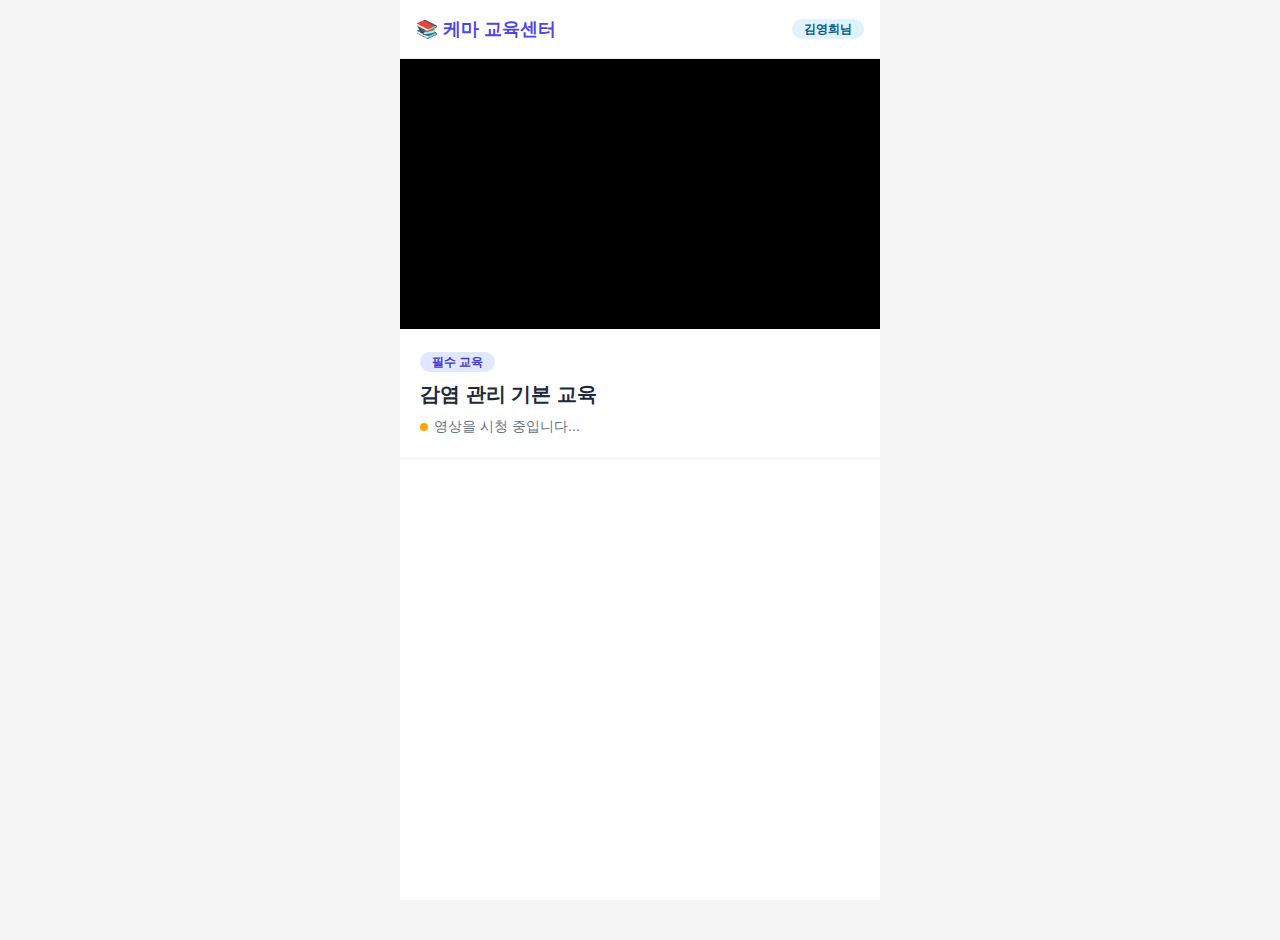
<file: viewer.html>
<!DOCTYPE html>
<html lang="ko">

<head>
    <meta charset="UTF-8">
    <meta name="viewport" content="width=device-width, initial-scale=1.0">
    <title>교육 이수 - 케마</title>
    <link rel="stylesheet" href="styles.css">
    <style>
        /* 모바일 전용 추가 스타일 */
        body {
            background-color: #f5f5f5;
            padding-bottom: 40px;
        }

        .viewer-container {
            max-width: 480px;
            margin: 0 auto;
            background: white;
            min-height: 100vh;
            display: flex;
            flex-direction: column;
        }

        /* 16:9 반응형 비디오 */
        .video-wrapper {
            position: relative;
            padding-bottom: 56.25%;
            height: 0;
            background: black;
        }

        .video-wrapper iframe {
            position: absolute;
            top: 0;
            left: 0;
            width: 100%;
            height: 100%;
        }

        .content-body {
            padding: 20px;
            flex: 1;
            opacity: 0;
            animation: fadeIn 0.5s forwards;
        }

        .quiz-card {
            background: white;
            border: 1px solid var(--neutral-200);
            border-radius: 12px;
            padding: 20px;
            margin-bottom: 20px;
            box-shadow: var(--shadow-sm);
        }

        .quiz-question {
            font-weight: 600;
            font-size: 1.05rem;
            margin-bottom: 12px;
            color: var(--neutral-900);
        }

        .option-btn {
            width: 100%;
            text-align: left;
            padding: 12px 16px;
            margin-bottom: 8px;
            border: 1px solid var(--neutral-300);
            border-radius: 8px;
            background: white;
            font-size: 0.95rem;
            transition: all 0.2s;
            cursor: pointer;
        }

        .option-btn:hover {
            background-color: var(--neutral-50);
        }

        .option-btn.selected {
            border-color: var(--primary-500);
            background-color: var(--primary-50);
            color: var(--primary-700);
            font-weight: 600;
        }

        .btn-full {
            width: 100%;
            padding: 16px;
            font-size: 1.1rem;
            font-weight: bold;
            border-radius: 12px;
        }

        @keyframes fadeIn {
            from {
                opacity: 0;
                transform: translateY(10px);
            }

            to {
                opacity: 1;
                transform: translateY(0);
            }
        }
    </style>
</head>

<body>
    <div class="viewer-container">
        <!-- 헤더 -->
        <header
            style="padding: 16px; border-bottom: 1px solid #eee; display:flex; align-items:center; justify-content:space-between; background:white; z-index:10;">
            <h1 style="font-size: 1.1rem; margin: 0; font-weight:700; color:var(--primary-600);">📚 케마 교육센터</h1>
            <span class="badge badge-info" id="caregiverName">로딩 중...</span>
        </header>

        <!-- 비디오 영역 -->
        <div class="video-section">
            <div class="video-wrapper">
                <!-- 유튜브 API로 대체될 DIV -->
                <div id="player"></div>
            </div>
            <div style="padding: 20px; background: white; border-bottom: 1px solid #f1f5f9;">
                <span class="badge badge-primary" style="margin-bottom:8px;">필수 교육</span>
                <h2 id="videoTitle" style="font-size: 1.25rem; margin: 0 0 8px 0; line-height:1.4;">교육 제목 로딩 중...</h2>
                <div id="progressMsg"
                    style="font-size: 0.9rem; color: var(--neutral-500); display:flex; align-items:center; gap:6px;">
                    <span
                        style="display:inline-block; width:8px; height:8px; border-radius:50%; background:orange;"></span>
                    영상을 시청 중입니다...
                </div>
            </div>
        </div>

        <!-- 퀴즈 영역 (초기 숨김) -->
        <div id="quizSection" class="content-body" style="display: none;">
            <div style="margin-bottom:20px;">
                <h3 style="margin:0 0 8px 0; font-size:1.15rem;">✅ 이수 확인 평가</h3>
                <p style="color: var(--neutral-600); margin:0; font-size:0.95rem;">
                    영상을 모두 시청하셨군요! 아래 문제를 풀어주세요.<br>
                    (총 <span id="totalQuestions">0</span>문제 / <span style="color:#ef4444; font-weight:600;">80점</span>
                    이상 이수 완료)
                </p>
            </div>

            <div id="questionContainer">
                <!-- 동적 퀴즈 생성 -->
            </div>

            <button class="btn btn-primary btn-full shadow-lg" id="btnSubmitQuiz" onclick="submitQuiz()">
                제출하고 결과 확인
            </button>
        </div>

        <!-- 푸터 (여백용) -->
        <div style="height: 40px;"></div>
    </div>

    <!-- 결과 모달 -->
    <div id="resultModal" class="modal-overlay hidden">
        <div class="modal" style="text-align: center; padding: 40px 24px; max-width: 340px; border-radius:20px;">
            <div id="resultIcon" style="font-size: 4rem; margin-bottom: 20px;">🎉</div>
            <h3 id="resultTitle" style="font-size: 1.6rem; margin-bottom: 12px; font-weight:800;">이수 완료!</h3>
            <p id="resultMsg" style="color: var(--neutral-600); margin-bottom: 24px; line-height:1.5;">축하합니다.<br>모든 교육
                과정을 성공적으로 마쳤습니다.</p>

            <div style="background: #f8fafc; padding: 20px; border-radius: 16px; margin-bottom: 24px;">
                <span style="font-size: 0.9rem; color: var(--neutral-500);">최종 점수</span>
                <div id="resultScore" style="font-size: 2.5rem; font-weight: 800; color: var(--primary-600);">100점</div>
            </div>

            <button class="btn btn-primary btn-full" onclick="window.close()" style="border-radius:12px;">창 닫기</button>
        </div>
    </div>

    <script src="mockData.js"></script>
    <script>
        // 1. 파라미터 파싱 (시뮬레이션: ?id=1&content=1 or token=edu_1_1_xxx)
        const params = new URLSearchParams(window.location.search);
        let caregiverId = 1; // Default for test
        let contentId = 1;   // Default for test

        // 토큰 파싱 로직 (예: token=edu_1_5_xxxx)
        const token = params.get('token') || params.get('t');
        if (token) {
            try {
                const parts = token.split('_'); // ['edu', 'contentId', 'caregiverId', 'uuid']
                if (parts.length >= 3) {
                    contentId = parseInt(parts[1]);
                    caregiverId = parseInt(parts[2]);
                }
            } catch (e) { console.error("Token parsing error", e); }
        }

        // Mock Data 로드 확인
        if (typeof mockCaregivers === 'undefined') {
            alert('데이터 로드 실패. 관리자에게 문의하세요.');
        }

        // 2. 초기 데이터 세팅
        const caregiver = mockCaregivers.find(c => c.id === caregiverId);
        const content = mockEducationContents.find(e => e.id === contentId);

        document.getElementById('caregiverName').textContent = caregiver ? caregiver.name + '님' : '게스트';
        document.getElementById('videoTitle').textContent = content ? content.title : '교육 영상';

        // 3. YouTube Player API 로드
        var tag = document.createElement('script');
        tag.src = "https://www.youtube.com/iframe_api";
        var firstScriptTag = document.getElementsByTagName('script')[0];
        firstScriptTag.parentNode.insertBefore(tag, firstScriptTag);

        var player;
        function onYouTubeIframeAPIReady() {
            player = new YT.Player('player', {
                height: '100%',
                width: '100%',
                videoId: 'M7lc1UVf-VE', // 예시 영상 (Google Developers) - 실제로는 content.video_id 사용
                playerVars: {
                    'playsinline': 1,
                    'rel': 0,
                    'modestbranding': 1
                },
                events: {
                    'onStateChange': onPlayerStateChange
                }
            });
        }

        // 4. 영상 상태 변경 감지
        let isVideoCompleted = false;
        function onPlayerStateChange(event) {
            if (event.data === YT.PlayerState.ENDED) {
                isVideoCompleted = true;
                showQuizSection();
            } else if (event.data === YT.PlayerState.PLAYING) {
                document.getElementById('progressMsg').innerHTML =
                    `<span style="display:inline-block; width:8px; height:8px; border-radius:50%; background:#10B981; margin-right:6px;"></span>시청 중... 끝까지 봐주세요!`;
            }
        }

        // 5. 퀴즈 섹션 표시
        function showQuizSection() {
            document.getElementById('progressMsg').innerHTML =
                `<span style="color:#10B981; font-weight:bold;">✅ 시청 완료! 아래 퀴즈를 풀어주세요.</span>`;

            const quizSection = document.getElementById('quizSection');
            quizSection.style.display = 'block';

            // 퀴즈 렌더링
            renderQuiz();

            // 자연스럽게 스크롤
            setTimeout(() => {
                quizSection.scrollIntoView({ behavior: 'smooth' });
            }, 500);
        }

        // 6. 퀴즈 렌더링 및 로직
        let currentAnswers = {}; // { questionId: selectedIndex }

        function renderQuiz() {
            // mockQuizzes는 mockData.js에 정의되어야 함
            if (typeof mockQuizzes === 'undefined') {
                document.getElementById('questionContainer').innerHTML = '<p>퀴즈 데이터가 없습니다.</p>';
                return;
            }

            const quizData = mockQuizzes.find(q => q.education_content_id === contentId);
            if (!quizData) {
                document.getElementById('questionContainer').innerHTML = '<p>이 교육에 등록된 퀴즈가 없습니다.</p>';
                return;
            }

            const questions = quizData.questions;
            document.getElementById('totalQuestions').textContent = questions.length;

            const container = document.getElementById('questionContainer');
            container.innerHTML = questions.map((q, idx) => `
                <div class="quiz-card" id="q_${q.id}">
                    <div class="quiz-question">${idx + 1}. ${q.question}</div>
                    <div class="options">
                        ${q.options.map((opt, i) => `
                            <button class="option-btn" onclick="selectOption(${q.id}, ${i})">${opt}</button>
                        `).join('')}
                    </div>
                </div>
            `).join('');
        }

        window.selectOption = function (questionId, optionIndex) {
            currentAnswers[questionId] = optionIndex;

            // UI 업데이트
            const card = document.getElementById(`q_${questionId}`);
            const buttons = card.querySelectorAll('.option-btn');
            buttons.forEach((btn, idx) => {
                if (idx === optionIndex) btn.classList.add('selected');
                else btn.classList.remove('selected');
            });
        };

        window.submitQuiz = function () {
            const quizData = mockQuizzes.find(q => q.education_content_id === contentId);
            if (!quizData) return;

            const questions = quizData.questions;

            // 모든 문제 풀었는지 확인
            if (Object.keys(currentAnswers).length < questions.length) {
                alert('모든 문제를 풀어주세요!');
                return;
            }

            // 채점
            let correctCount = 0;
            questions.forEach(q => {
                if (currentAnswers[q.id] === q.answer) correctCount++;
            });

            const score = Math.round((correctCount / questions.length) * 100);
            const isPassed = score >= 80;

            showResult(score, isPassed);
        };

        function showResult(score, isPassed) {
            const modal = document.getElementById('resultModal');
            const icon = document.getElementById('resultIcon');
            const title = document.getElementById('resultTitle');
            const msg = document.getElementById('resultMsg');
            const scoreDisplay = document.getElementById('resultScore');

            scoreDisplay.textContent = score + '점';
            scoreDisplay.style.color = isPassed ? 'var(--primary-600)' : 'var(--danger-500)';

            if (isPassed) {
                icon.textContent = '🎉';
                title.textContent = '이수 완료!';
                msg.innerHTML = '축하합니다.<br>모든 교육 과정을 성공적으로 마쳤습니다.';
                saveCompletionRecord(score);
            } else {
                icon.textContent = '😢';
                title.textContent = '아쉬워요...';
                msg.innerHTML = '이수 기준 점수(80점)에 도달하지 못했습니다.<br>다시 시도해주세요.';
            }

            modal.classList.remove('hidden');
        }

        // 7. 결과 저장 (localStorage 연동 -> 센터장 페이지에 반영)
        function saveCompletionRecord(score) {
            // 실제라면 API 호출
            // 여기서는 localStorage에 저장하여 다른 페이지와 연동

            const newRecord = {
                id: Date.now(),
                caregiver_id: caregiverId,
                education_content_id: contentId,
                status: 'completed',
                score: score,
                completed_at: new Date().toISOString()
            };

            // 기존 로컬스토리지 기록 가져오기
            const records = JSON.parse(localStorage.getItem('kema_completion_records') || '[]');

            // 중복 제거 (같은 교육이면 덮어쓰기 or 추가?) -> 여기서는 가장 최근 기록으로 추가
            records.push(newRecord);

            localStorage.setItem('kema_completion_records', JSON.stringify(records));

            console.log('이수 기록 저장 완료:', newRecord);
        }
    </script>
</body>

</html>
</file>
<file: styles.css>
/* 
 * KEMA Design System (Renewed)
 * Theme: Modern Indigo & Slate
 * Features: Glassmorphism, Soft Shadows, Gradient Buttons
 */

:root {
    /* Brand Colors (Indigo) */
    --primary-50: #eef2ff;
    --primary-100: #e0e7ff;
    --primary-200: #c7d2fe;
    --primary-300: #a5b4fc;
    --primary-400: #818cf8;
    --primary-500: #6366f1;
    --primary-600: #4f46e5;
    --primary-700: #4338ca;

    /* Neutral Colors (Slate) */
    --white: #ffffff;
    --neutral-50: #f8fafc;
    --neutral-100: #f1f5f9;
    --neutral-200: #e2e8f0;
    --neutral-300: #cbd5e1;
    --neutral-400: #94a3b8;
    --neutral-500: #64748b;
    --neutral-600: #475569;
    --neutral-700: #334155;
    --neutral-800: #1e293b;
    --neutral-900: #0f172a;

    /* Functional Colors */
    --success-bg: #dcfce7;
    --success-text: #166534;
    --warning-bg: #fef9c3;
    --warning-text: #854d0e;
    --danger-bg: #fee2e2;
    --danger-text: #991b1b;
    --info-bg: #e0f2fe;
    --info-text: #075985;

    /* Spacing */
    --spacing-xs: 0.25rem;
    /* 4px */
    --spacing-sm: 0.5rem;
    /* 8px */
    --spacing-md: 1rem;
    /* 16px */
    --spacing-lg: 1.5rem;
    /* 24px */
    --spacing-xl: 2rem;
    /* 32px */
    --spacing-2xl: 3rem;
    /* 48px */

    /* Typography */
    --font-family: 'Inter', -apple-system, BlinkMacSystemFont, 'Segoe UI', Roboto, sans-serif;
    --font-size-xs: 0.75rem;
    --font-size-sm: 0.875rem;
    --font-size-md: 1rem;
    --font-size-lg: 1.125rem;
    --font-size-xl: 1.25rem;
    --font-size-2xl: 1.5rem;
    --font-size-3xl: 2rem;

    /* UI Elements */
    --radius-sm: 0.375rem;
    --radius-md: 0.5rem;
    --radius-lg: 1rem;
    /* More rounded for cards */
    --radius-full: 9999px;

    --shadow-xs: 0 1px 2px 0 rgb(0 0 0 / 0.05);
    --shadow-sm: 0 1px 3px 0 rgb(0 0 0 / 0.1), 0 1px 2px -1px rgb(0 0 0 / 0.1);
    --shadow-md: 0 4px 6px -1px rgb(0 0 0 / 0.1), 0 2px 4px -2px rgb(0 0 0 / 0.1);
    --shadow-lg: 0 10px 15px -3px rgb(0 0 0 / 0.1), 0 4px 6px -4px rgb(0 0 0 / 0.1);
    --shadow-xl: 0 20px 25px -5px rgb(0 0 0 / 0.1), 0 8px 10px -6px rgb(0 0 0 / 0.1);

    --transition: all 0.2s cubic-bezier(0.4, 0, 0.2, 1);
}

/* Base Styles */
* {
    margin: 0;
    padding: 0;
    box-sizing: border-box;
}

body {
    font-family: var(--font-family);
    background-color: var(--neutral-50);
    color: var(--neutral-800);
    line-height: 1.5;
    -webkit-font-smoothing: antialiased;
}

/* Container */
.container {
    max-width: 1280px;
    margin: 0 auto;
    padding: var(--spacing-xl) var(--spacing-md);
}

/* Header */
.header {
    text-align: center;
    margin-bottom: var(--spacing-2xl);
    padding: var(--spacing-lg) 0;
    position: relative;
}

.header h1 {
    font-size: var(--font-size-3xl);
    font-weight: 800;
    color: var(--neutral-900);
    letter-spacing: -0.025em;
    margin-bottom: var(--spacing-xs);
    background: linear-gradient(135deg, var(--primary-600), var(--primary-400));
    -webkit-background-clip: text;
    background-clip: text;
    -webkit-text-fill-color: transparent;
    display: inline-block;
}

.header p {
    color: var(--neutral-500);
    font-size: var(--font-size-lg);
    font-weight: 500;
}

/* Summary Cards (Dashboard) */
.summary-cards {
    display: grid;
    grid-template-columns: repeat(auto-fit, minmax(280px, 1fr));
    gap: var(--spacing-lg);
    margin-bottom: var(--spacing-xl);
}

.summary-card {
    background: var(--white);
    padding: var(--spacing-lg);
    border-radius: var(--radius-lg);
    box-shadow: var(--shadow-sm);
    display: flex;
    flex-direction: row;
    align-items: center;
    gap: var(--spacing-md);
    transition: var(--transition);
    border: 1px solid var(--neutral-100);
}

.summary-card:hover {
    transform: translateY(-2px);
    box-shadow: var(--shadow-lg);
    border-color: var(--primary-100);
}

.summary-card-icon {
    font-size: 1.5rem;
    width: 56px;
    height: 56px;
    border-radius: var(--radius-lg);
    display: flex;
    align-items: center;
    justify-content: center;
    background: linear-gradient(135deg, var(--primary-50), var(--white));
    color: var(--primary-600);
    box-shadow: inset 0 0 0 1px var(--primary-100);
}

.summary-card-content {
    display: flex;
    flex-direction: column;
}

.summary-card-value {
    font-size: 2rem;
    font-weight: 800;
    color: var(--neutral-900);
    line-height: 1.1;
    letter-spacing: -0.025em;
}

.summary-card-label {
    font-size: var(--font-size-sm);
    color: var(--neutral-500);
    font-weight: 500;
}

/* Card Component */
.card {
    background: var(--white);
    border-radius: var(--radius-lg);
    box-shadow: var(--shadow-sm);
    overflow: hidden;
    margin-bottom: var(--spacing-xl);
    border: 1px solid var(--neutral-200);
    transition: var(--transition);
}

.card:hover {
    box-shadow: var(--shadow-md);
}

.card-header {
    padding: var(--spacing-lg);
    border-bottom: 1px solid var(--neutral-100);
    display: flex;
    justify-content: space-between;
    align-items: center;
    background: var(--white);
}

.card-title {
    font-size: var(--font-size-lg);
    font-weight: 700;
    color: var(--neutral-800);
    display: flex;
    align-items: center;
    gap: var(--spacing-sm);
}

.card-body {
    padding: 0;
    /* Table fills the card */
}

/* Buttons */
.btn {
    display: inline-flex;
    align-items: center;
    justify-content: center;
    padding: 0.625rem 1.25rem;
    font-size: var(--font-size-sm);
    font-weight: 600;
    border-radius: var(--radius-full);
    /* Pill shape */
    border: none;
    cursor: pointer;
    transition: var(--transition);
    gap: 0.5rem;
    white-space: nowrap;
    box-shadow: var(--shadow-sm);
}

.btn:hover {
    transform: translateY(-1px);
    box-shadow: var(--shadow-md);
}

.btn:active {
    transform: translateY(0);
}

.btn-primary {
    background: linear-gradient(135deg, var(--primary-600), var(--primary-500));
    color: white;
}

.btn-primary:hover {
    background: linear-gradient(135deg, var(--primary-700), var(--primary-600));
}

.btn-secondary {
    background: var(--white);
    color: var(--neutral-700);
    border: 1px solid var(--neutral-200);
}

.btn-secondary:hover {
    background: var(--neutral-50);
    border-color: var(--neutral-300);
    color: var(--neutral-900);
}

.btn-danger {
    background: var(--white);
    color: var(--danger-text);
    border: 1px solid var(--danger-bg);
}

.btn-danger:hover {
    background: var(--danger-bg);
    border-color: var(--danger-bg);
}

.btn-sm {
    padding: 0.375rem 0.75rem;
    font-size: 0.8125rem;
}

/* Action Buttons Container (In Table) */
.action-buttons {
    display: flex;
    gap: 6px;
    justify-content: flex-start;
    align-items: center;
}

/* Table */
.table-container {
    overflow-x: auto;
}

.table {
    width: 100%;
    border-collapse: collapse;
    font-size: var(--font-size-sm);
}

.table th {
    background: var(--neutral-50);
    padding: var(--spacing-md) var(--spacing-lg);
    text-align: left;
    font-weight: 600;
    color: var(--neutral-500);
    text-transform: uppercase;
    font-size: 0.75rem;
    letter-spacing: 0.05em;
    border-bottom: 1px solid var(--neutral-200);
    white-space: nowrap;
}

.table td {
    padding: var(--spacing-md) var(--spacing-lg);
    border-bottom: 1px solid var(--neutral-100);
    color: var(--neutral-700);
    vertical-align: middle;
    white-space: nowrap;
}

.table tbody tr:hover {
    background-color: var(--neutral-50);
}

.table tbody tr:last-child td {
    border-bottom: none;
}

/* Badges */
.badge {
    display: inline-flex;
    align-items: center;
    padding: 0.25rem 0.75rem;
    border-radius: var(--radius-full);
    font-size: 0.75rem;
    font-weight: 600;
    line-height: 1;
}

.badge-primary {
    background: var(--primary-100);
    color: var(--primary-700);
}

.badge-success {
    background: var(--success-bg);
    color: var(--success-text);
}

.badge-warning {
    background: var(--warning-bg);
    color: var(--warning-text);
}

.badge-danger {
    background: var(--danger-bg);
    color: var(--danger-text);
}

.badge-info {
    background: var(--info-bg);
    color: var(--info-text);
}

/* Forms & Inputs */
.form-group {
    margin-bottom: var(--spacing-lg);
}

.form-label {
    display: block;
    margin-bottom: var(--spacing-xs);
    font-weight: 500;
    color: var(--neutral-700);
    font-size: 0.9375rem;
}

.form-label.required::after {
    content: " *";
    color: var(--danger-text);
}

.form-input,
.form-select,
.form-textarea {
    width: 100%;
    padding: 0.75rem 1rem;
    border: 1px solid var(--neutral-200);
    border-radius: var(--radius-md);
    font-size: 0.9375rem;
    color: var(--neutral-900);
    background: var(--white);
    transition: var(--transition);
}

.form-input:focus,
.form-select:focus,
.form-textarea:focus {
    outline: none;
    border-color: var(--primary-500);
    box-shadow: 0 0 0 3px var(--primary-100);
}

.form-textarea {
    resize: vertical;
    min-height: 100px;
}

/* Modal */
.modal-overlay {
    position: fixed;
    top: 0;
    left: 0;
    right: 0;
    bottom: 0;
    background: rgba(15, 23, 42, 0.4);
    /* Slate-900 with opacity */
    backdrop-filter: blur(4px);
    display: flex;
    justify-content: center;
    align-items: center;
    z-index: 1000;
    opacity: 0;
    visibility: hidden;
    transition: all 0.2s ease;
}

.modal-overlay:not(.hidden) {
    opacity: 1;
    visibility: visible;
}

.modal {
    background: var(--white);
    border-radius: var(--radius-xl);
    /* Bigger radius for modal */
    box-shadow: var(--shadow-xl);
    width: 90%;
    max-width: 500px;
    max-height: 90vh;
    overflow-y: auto;
    position: relative;
    transform: scale(0.95);
    transition: transform 0.2s cubic-bezier(0.16, 1, 0.3, 1);
}

.modal-overlay:not(.hidden) .modal {
    transform: scale(1);
}

.modal-header {
    padding: var(--spacing-lg);
    border-bottom: 1px solid var(--neutral-100);
    display: flex;
    justify-content: space-between;
    align-items: center;
}

.modal-title {
    font-size: var(--font-size-xl);
    font-weight: 700;
    color: var(--neutral-900);
}

.modal-close {
    background: none;
    border: none;
    font-size: 1.5rem;
    color: var(--neutral-400);
    cursor: pointer;
    padding: 0.25rem;
    border-radius: var(--radius-md);
    transition: var(--transition);
    line-height: 1;
}

.modal-close:hover {
    color: var(--neutral-600);
    background: var(--neutral-100);
}

.modal-body {
    padding: var(--spacing-lg);
}

.modal-footer {
    padding: var(--spacing-lg);
    border-top: 1px solid var(--neutral-100);
    display: flex;
    justify-content: flex-end;
    gap: var(--spacing-sm);
    background: var(--neutral-50);
}

/* Utilities */
.mb-md {
    margin-bottom: var(--spacing-md);
}

.mt-md {
    margin-top: var(--spacing-md);
}

.p-md {
    padding: var(--spacing-md);
}

.rounded {
    border-radius: var(--radius-md);
}

.hidden {
    display: none !important;
}

.bg-neutral-50 {
    background-color: var(--neutral-50);
}

.weekday-selector {
    display: flex;
    gap: 0.5rem;
}

.weekday-checkbox input {
    display: none;
}

.weekday-checkbox span {
    display: inline-flex;
    width: 36px;
    height: 36px;
    align-items: center;
    justify-content: center;
    border-radius: var(--radius-full);
    background: var(--white);
    border: 1px solid var(--neutral-200);
    color: var(--neutral-600);
    font-size: 0.875rem;
    font-weight: 500;
    cursor: pointer;
    transition: var(--transition);
}

.weekday-checkbox input:checked+span {
    background: var(--primary-600);
    color: white;
    border-color: var(--primary-600);
    box-shadow: var(--shadow-md);
}

.variable-tag {
    display: inline-flex;
    padding: 0.25rem 0.5rem;
    background: var(--primary-50);
    color: var(--primary-700);
    border-radius: var(--radius-md);
    font-size: 0.75rem;
    border: 1px solid var(--primary-100);
    cursor: pointer;
    margin-right: 0.25rem;
}

.variable-tag:hover {
    background: var(--primary-100);
}

.message-preview {
    background: var(--neutral-50);
    border: 1px solid var(--neutral-200);
    border-radius: var(--radius-md);
    padding: var(--spacing-md);
    font-size: 0.875rem;
    white-space: pre-line;
    color: var(--neutral-700);
    line-height: 1.6;
}

/* Login Page Specifics */
.login-container {
    min-height: 100vh;
    display: flex;
    justify-content: center;
    align-items: center;
    background: linear-gradient(135deg, var(--neutral-50), var(--primary-50));
}

.login-card {
    background: var(--white);
    padding: var(--spacing-2xl);
    border-radius: 1.5rem;
    box-shadow: var(--shadow-xl);
    width: 100%;
    max-width: 400px;
    text-align: center;
    border: 1px solid rgba(255, 255, 255, 0.5);
}

.login-logo {
    font-size: 3rem;
    margin-bottom: var(--spacing-lg);
    display: inline-block;
    padding: var(--spacing-md);
    background: var(--primary-50);
    border-radius: var(--radius-full);
}

/* Tabs Navigation */
.tabs-nav {
    display: flex;
    gap: var(--spacing-sm);
    margin-bottom: var(--spacing-lg);
    border-bottom: 2px solid var(--neutral-200);
    padding: 0 var(--spacing-xs);
}

.tab-btn {
    padding: var(--spacing-md) var(--spacing-xl);
    font-size: 1rem;
    font-weight: 600;
    color: var(--neutral-500);
    background: none;
    border: none;
    border-bottom: 3px solid transparent;
    cursor: pointer;
    transition: var(--transition);
    margin-bottom: -2px;
}

.tab-btn:hover {
    color: var(--primary-600);
}

.tab-btn.active {
    color: var(--primary-600);
    border-bottom-color: var(--primary-600);
}

.tab-content {
    display: none;
}

.tab-content.active {
    display: block;
}

/* Print Styles */
@media print {
    body * {
        visibility: hidden;
    }

    #reportSection,
    #reportSection * {
        visibility: visible;
    }

    #reportSection {
        position: absolute;
        left: 0;
        top: 0;
        width: 100%;
        margin: 0;
        padding: 20px;
        box-shadow: none;
        border: none;
    }

    /* 인쇄 시 숨길 요소 */
    .action-buttons,
    .btn,
    .card-header button {
        display: none !important;
    }

    /* 테이블 스타일 인쇄 최적화 */
    .table {
        border: 1px solid #000;
    }

    .table th,
    .table td {
        border: 1px solid #000;
        color: #000;
        padding: 5px;
    }

    .table th {
        background-color: #eee !important;
        -webkit-print-color-adjust: exact;
        print-color-adjust: exact;
    }
}
</file>
